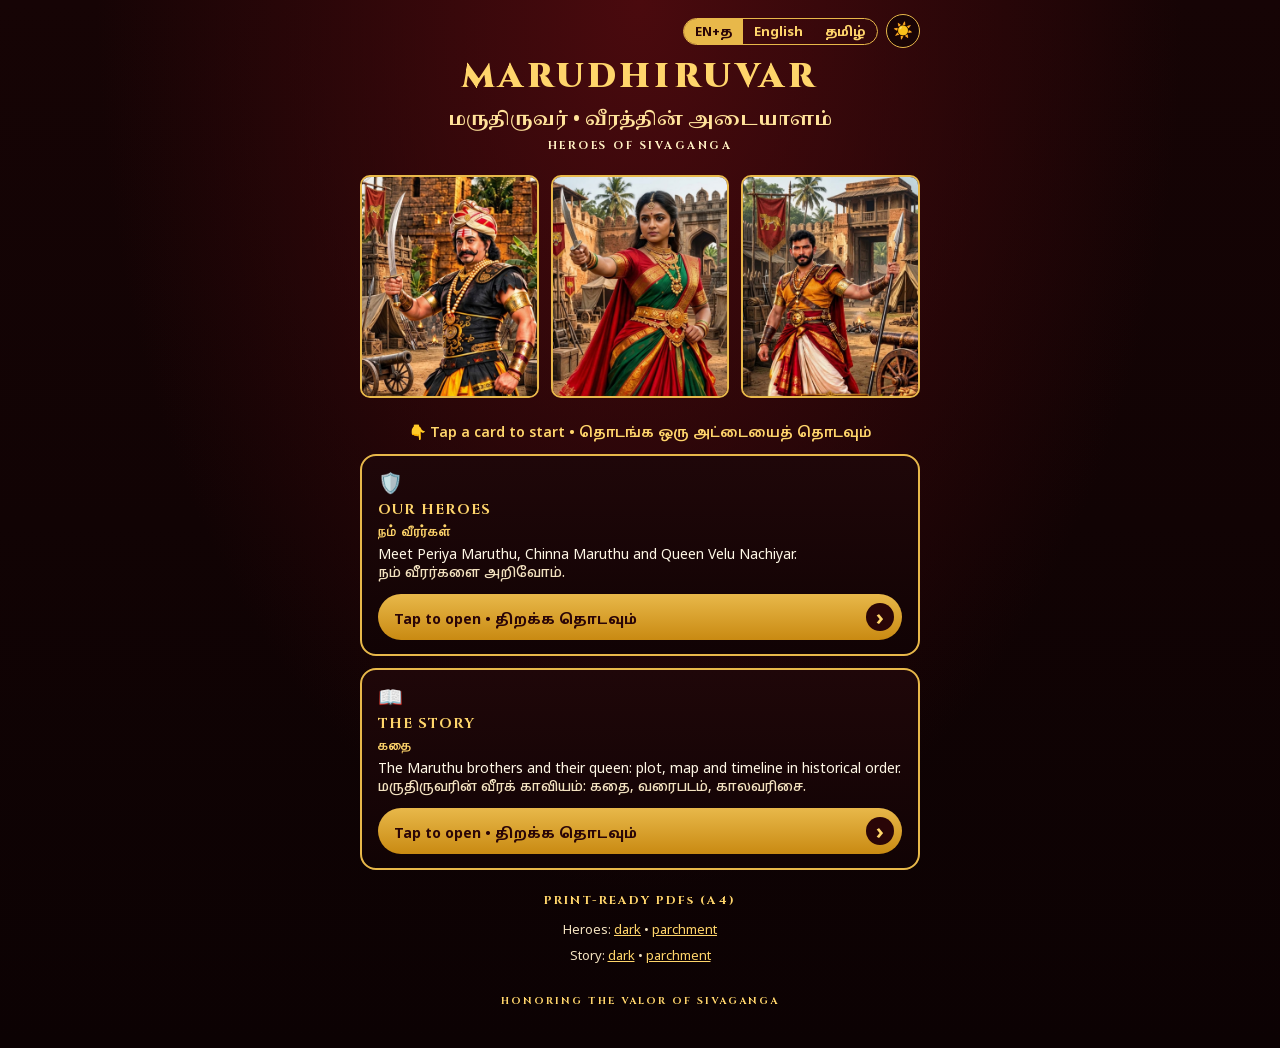
<file: index.html>
<!DOCTYPE html>
<html lang="en"><head><meta charset="UTF-8"><meta name="viewport" content="width=device-width, initial-scale=1.0">
<title>Marudhiruvar – Heroes of Sivaganga</title>
<style>
@import url('assets/fonts/fonts.css');
*{box-sizing:border-box;margin:0;padding:0}
body{min-height:100vh;background:radial-gradient(ellipse at 50% 0%,#4a0a0e 0%,rgba(74,10,14,0) 60%),linear-gradient(180deg,#160405,#0c0203);color:#fff8e6;font-family:'Noto Sans','Noto Sans Tamil',sans-serif;padding:14px 16px 40px;display:flex;flex-direction:column;align-items:center}
.wrap{width:100%;max-width:560px}
h1{font-family:'Cinzel',serif;font-weight:900;font-size:clamp(20px,7.5vw,34px);letter-spacing:.12em;text-align:center;color:#ffd56b;margin-top:4px}
.ta{font-family:'Noto Serif Tamil',serif;font-weight:700;text-align:center;color:#ffe29a;font-size:clamp(15px,4.6vw,18px);margin-top:6px}
.sub{font-family:'Cinzel',serif;font-size:11px;letter-spacing:2.5px;text-align:center;color:#fff0c2;margin:4px 0 22px}
.trio{display:flex;justify-content:center;gap:12px;margin-bottom:24px}
.trio img{flex:1 1 0;min-width:0;width:0;aspect-ratio:4/5;height:auto;object-fit:cover;object-position:top;border-radius:10px;border:2px solid #e8b84a}
.card{display:block;text-decoration:none;color:inherit;background:linear-gradient(180deg,#1f0709,#110304);border:2px solid #e8b84a;border-radius:16px;padding:14px 16px;margin-bottom:12px}
.card:active,.card:hover{background:#2a0b0e}
.card b{display:block;font-family:'Cinzel',serif;font-size:16px;letter-spacing:1px;color:#ffd56b}
.card span{display:block;font-size:14px;margin-top:3px}
.card em{display:block;font-style:normal;font-family:'Noto Sans Tamil',sans-serif;font-size:13.5px;color:#f3e2c0;margin-top:2px}
.dl{font-size:13px;margin:4px 0 0;color:#f3e2c0;text-align:center;line-height:2}
.dl a{color:#ffd56b}
h2{font-family:'Cinzel',serif;font-size:12px;letter-spacing:2px;color:#ffd56b;margin:22px 0 8px;text-align:center}
.foot{font-family:'Cinzel',serif;font-size:10px;letter-spacing:2px;color:#ffd56b;text-align:center;margin-top:26px}
.topbar{display:flex;justify-content:flex-end;margin-bottom:6px}

/* light (parchment) */
body.parchment{background:radial-gradient(ellipse at 50% 0%,rgba(255,244,214,.75) 0%,rgba(255,244,214,0) 60%),#ead8ab;color:#2b1608}
.parchment h1{color:#7a1e12}.parchment .ta{color:#7a1e12}.parchment .sub{color:#5e140c}
.parchment .trio img{border-color:#8a2418}
.parchment .card{background:#f8eed3;border-color:#8a2418}.parchment .card:active,.parchment .card:hover{background:#f1e2bd}
.parchment .card b,.parchment h2,.parchment .foot{color:#8a2418}
.parchment .card em,.parchment .dl{color:#3a2410}.parchment .dl a{color:#8a2418}

.hint{text-align:center;font-size:14px;font-weight:600;color:#ffd56b;margin:0 0 12px}
.card{position:relative;transition:transform .15s,background .15s,box-shadow .15s;box-shadow:0 0 0 0 rgba(232,184,74,0)}
.card:hover{transform:translateY(-2px);box-shadow:0 0 0 3px rgba(232,184,74,.35)}
.card:active{transform:scale(.98)}
.card:focus-visible{outline:3px solid #ffd56b;outline-offset:3px}
.card b u{text-decoration:none;margin-right:8px;font-size:20px}
.go{display:flex;align-items:center;justify-content:space-between;margin-top:12px;padding:9px 8px 9px 16px;border-radius:999px;background:linear-gradient(180deg,#e8b84a,#c98a12);color:#2a0507;font-weight:700;font-size:13.5px}
.go strong{display:flex;align-items:center;justify-content:center;width:28px;height:28px;border-radius:50%;background:#2a0507;color:#ffd56b;font-size:22px;line-height:1;padding-bottom:3px;animation:nudge 1.6s ease-in-out infinite}
@keyframes nudge{0%,100%{transform:translateX(0)}50%{transform:translateX(4px)}}
@media (prefers-reduced-motion:reduce){.go strong{animation:none}}
.parchment .hint{color:#8a2418}
.parchment .go{background:linear-gradient(180deg,#8a2418,#6a160e);color:#fff3d6}
.parchment .go strong{background:#f8eed3;color:#8a2418}
.parchment .card:hover{box-shadow:0 0 0 3px rgba(138,36,24,.3)}
.go span span{display:inline}</style><link rel="stylesheet" href="assets/lang.css"></head><body><div class="wrap"><div class="topbar"></div>
<h1><span class="l-en">MARUDHIRUVAR</span><span class="l-tl">மருதிருவர்</span></h1>
<div class="ta l-ta"><span class="lt-hide">மருதிருவர் • </span>வீரத்தின் அடையாளம்</div>
<div class="sub"><span class="l-en">HEROES OF SIVAGANGA</span><span class="l-tl">சிவகங்கையின் வீரர்கள்</span></div>
<div class="trio">
<img src="assets/images/periya_maruthu.jpeg" alt="Periya Maruthu"><img src="assets/images/velu_nachiyar.jpeg" alt="Queen Velu Nachiyar" style="object-position:25% top"><img src="assets/images/chinna_maruthu.jpeg" alt="Chinna Maruthu">
</div>
<div class="hint">👇 <span class="l-en">Tap a card to start</span><span class="l-ta"><span class="lt-hide"> • </span>தொடங்க ஒரு அட்டையைத் தொடவும்</span></div>
<a class="card" href="poster.html"><b><u>🛡️</u><span class="l-en">OUR HEROES</span><span class="l-tl">நம் வீரர்கள்</span></b><span class="l-en">Meet Periya Maruthu, Chinna Maruthu and Queen Velu Nachiyar.</span><em class="l-ta">நம் வீரர்களை அறிவோம்.</em><div class="go"><span><span class="l-en">Tap to open</span><span class="l-ta lt-hide"> • </span><span class="l-ta">திறக்க தொடவும்</span></span><strong>›</strong></div></a>
<a class="card" href="story.html"><b><u>📖</u><span class="l-en">THE STORY</span><span class="l-tl">கதை</span></b><span class="l-en">The Maruthu brothers and their queen: plot, map and timeline in historical order.</span><em class="l-ta">மருதிருவரின் வீரக் காவியம்: கதை, வரைபடம், காலவரிசை.</em><div class="go"><span><span class="l-en">Tap to open</span><span class="l-ta lt-hide"> • </span><span class="l-ta">திறக்க தொடவும்</span></span><strong>›</strong></div></a>
<!-- Play guide hidden for now (page still exists): <a class="card" href="play-guide.html"><b><u>🎭</u><span class="l-en">PLAY GUIDE</span><span class="l-tl">நாடக வழிகாட்டி</span></b><span class="l-en">The story following the flow of the dance-drama, scene by scene.</span><em class="l-ta">நாடகத்தின் ஓட்டத்தைப் பின்தொடரும் கதை.</em><div class="go"><span><span class="l-en">Tap to open</span><span class="l-ta lt-hide"> • </span><span class="l-ta">திறக்க தொடவும்</span></span><strong>›</strong></div></a> -->
<h2><span class="l-en">PRINT-READY PDFs (A4)</span><span class="l-tl">அச்சிடத் தயாரான PDF (A4)</span></h2>
<div class="dl">
<span class="l-en">Heroes</span><span class="l-tl">வீரர்கள்</span>: <a href="downloads/poster_a4_dark.pdf">dark</a> • <a href="downloads/poster_a4_parchment.pdf">parchment</a><br>
<span class="l-en">Story</span><span class="l-tl">கதை</span>: <a href="downloads/story_a4_dark.pdf">dark</a> • <a href="downloads/story_a4_parchment.pdf">parchment</a>
<!-- <span class="l-en">Play guide</span><span class="l-tl">நாடக வழிகாட்டி</span>: <a href="downloads/play-guide_a4_dark.pdf">dark</a> • <a href="downloads/play-guide_a4_parchment.pdf">parchment</a> -->
</div>
<div class="foot"><span class="l-en">HONORING THE VALOR OF SIVAGANGA</span><span class="l-tl">சிவகங்கையின் வீரத்தைப் போற்றுவோம்</span></div>
</div><script src="assets/theme.js"></script></body></html>
</file>
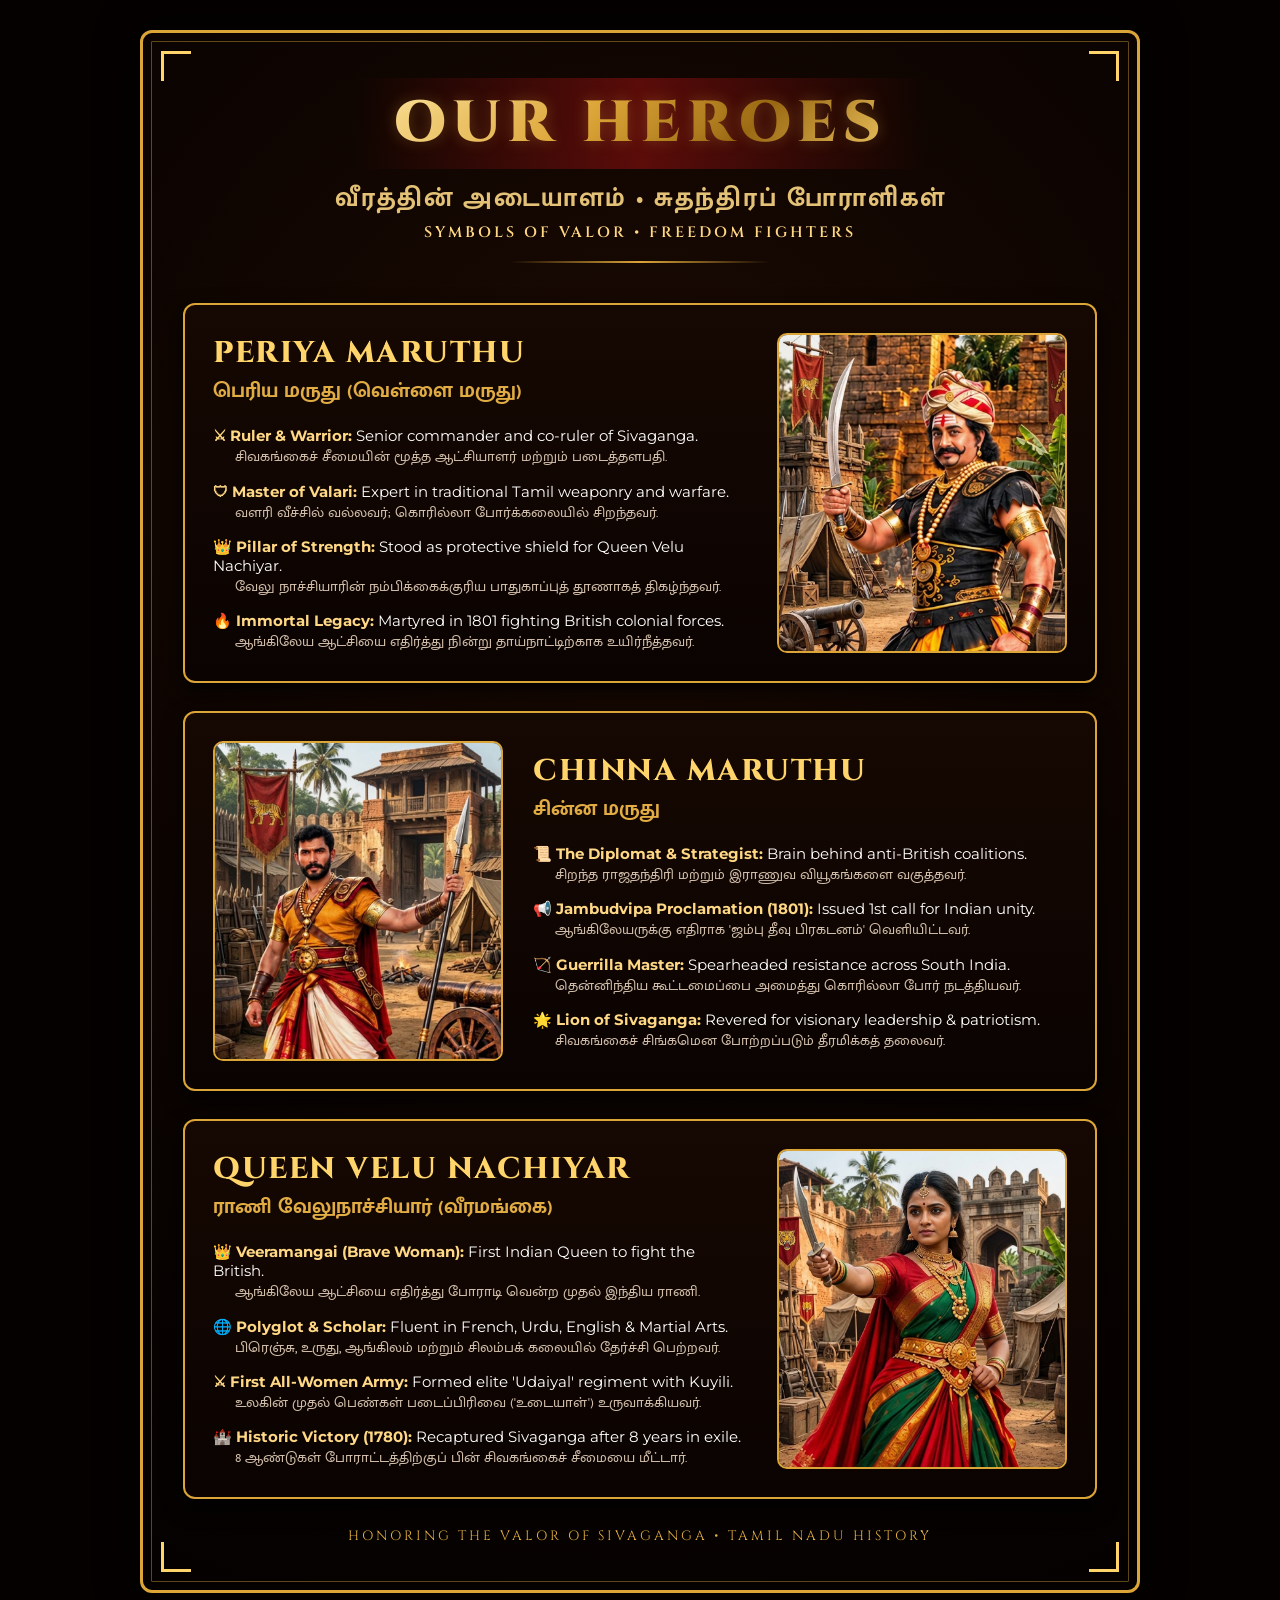
<file: heros_poster.html>
<!DOCTYPE html>
<html lang="en">
<head>
  <meta charset="UTF-8">
  <meta name="viewport" content="width=device-width, initial-scale=1.0">
  <title>Our Heroes - Digital Playbook Poster</title>
  <style>
    @import url('https://fonts.googleapis.com/css2?family=Cinzel:wght@700;900&family=Montserrat:wght@400;600;700&family=Mukta+Malar:wght@600;700&display=swap');

    * {
      box-sizing: border-box;
      margin: 0;
      padding: 0;
    }

    body {
      background-color: #050100;
      display: flex;
      justify-content: center;
      align-items: center;
      min-height: 100vh;
      padding: 30px 20px;
      font-family: 'Montserrat', sans-serif;
      color: #ffffff;
    }

    /* Outer Poster Canvas */
    .poster-container {
      width: 1000px;
      background: radial-gradient(circle at 50% 30%, #1c0a02 0%, #0c0401 50%, #040100 100%);
      border: 3px solid #dca538;
      outline: 1px solid rgba(226, 176, 65, 0.4);
      outline-offset: -12px;
      padding: 45px 40px;
      border-radius: 12px;
      box-shadow: 0 0 40px rgba(0, 0, 0, 0.95);
      position: relative;
    }

    /* Ornate Corner Accents */
    .corner-accent {
      position: absolute;
      width: 30px;
      height: 30px;
      border: 3px solid #ffd56b;
    }
    .top-left { top: 18px; left: 18px; border-right: none; border-bottom: none; }
    .top-right { top: 18px; right: 18px; border-left: none; border-bottom: none; }
    .bottom-left { bottom: 18px; left: 18px; border-right: none; border-top: none; }
    .bottom-right { bottom: 18px; right: 18px; border-left: none; border-top: none; }

    /* Header Styling */
    .header {
      text-align: center;
      margin-bottom: 40px;
      position: relative;
    }

    .title-banner {
      display: inline-block;
      padding: 6px 40px;
      background: linear-gradient(90deg, rgba(84,7,7,0) 0%, rgba(163,18,18,0.5) 50%, rgba(84,7,7,0) 100%);
      margin-bottom: 8px;
    }

    .title-main {
      font-family: 'Cinzel', serif;
      font-weight: 900;
      font-size: 58px;
      letter-spacing: 7px;
      background: linear-gradient(135deg, #ffe8a3 0%, #dca538 40%, #91610e 70%, #f5ce6b 100%);
      -webkit-background-clip: text;
      -webkit-text-fill-color: transparent;
      text-shadow: 0 0 15px rgba(220, 165, 56, 0.3);
    }

    .title-sub-ta {
      font-family: 'Mukta Malar', sans-serif;
      font-size: 26px;
      color: #e3c176;
      letter-spacing: 2px;
      font-weight: 700;
    }

    .title-sub-en {
      font-family: 'Cinzel', serif;
      font-size: 15px;
      color: #ffd885;
      letter-spacing: 3px;
      font-weight: 600;
      margin-top: 2px;
    }

    .divider {
      width: 260px;
      height: 2px;
      background: linear-gradient(90deg, transparent, #dca538, transparent);
      margin: 18px auto 0 auto;
    }

    /* Hero Card Containers */
    .hero-card {
      background: linear-gradient(180deg, #160802 0%, #0a0301 100%);
      border: 2px solid #dca538;
      border-radius: 12px;
      padding: 28px;
      margin-bottom: 28px;
      display: flex;
      gap: 30px;
      align-items: center;
      box-shadow: 0 8px 20px rgba(0, 0, 0, 0.85);
    }

    .hero-card.reverse {
      flex-direction: row-reverse;
    }

    .hero-info {
      flex: 1;
    }

    .name-en {
      font-family: 'Cinzel', serif;
      font-size: 30px;
      font-weight: 800;
      color: #ffd56b;
      letter-spacing: 1.5px;
    }

    .name-ta {
      font-family: 'Mukta Malar', sans-serif;
      font-size: 21px;
      color: #e0ac43;
      margin-bottom: 18px;
      font-weight: 700;
    }

    /* Bullet Point Typography */
    .bullet-item {
      margin-bottom: 14px;
    }

    .bullet-item:last-child {
      margin-bottom: 0;
    }

    .bullet-title {
      font-size: 15px;
      font-weight: 700;
      color: #ffd885;
      margin-bottom: 2px;
    }

    .bullet-desc-ta {
      font-family: 'Mukta Malar', sans-serif;
      font-size: 14.5px;
      color: #d1beaa;
      padding-left: 22px;
      line-height: 1.4;
    }

    /* Cutout Portrait Box with Golden Radial Spotlight */
    .portrait-box {
      width: 290px;
      height: 320px;
      background: radial-gradient(circle at 50% 50%, #ffe8a3 0%, #dca538 35%, #6e3108 75%, #180a02 100%);
      border: 2px solid #dca538;
      border-radius: 10px;
      overflow: hidden;
      flex-shrink: 0;
      display: flex;
      justify-content: center;
      align-items: flex-end;
      box-shadow: inset 0 0 15px rgba(0, 0, 0, 0.7);
    }

    .portrait-box img {
      width: 100%;
      height: 100%;
      object-fit: cover;
      object-position: top center;
    }

    /* Footer Styling */
    .footer {
      text-align: center;
      font-family: 'Cinzel', serif;
      font-size: 13.5px;
      color: #e2b041;
      letter-spacing: 3px;
      margin-top: 15px;
    }
  </style>
</head>
<body>

  <div class="poster-container">
    <!-- Ornate Corners -->
    <div class="corner-accent top-left"></div>
    <div class="corner-accent top-right"></div>
    <div class="corner-accent bottom-left"></div>
    <div class="corner-accent bottom-right"></div>

    <!-- Header Section -->
    <div class="header">
      <div class="title-banner">
        <div class="title-main">OUR HEROES</div>
      </div>
      <div class="title-sub-ta">வீரத்தின் அடையாளம் • சுதந்திரப் போராளிகள்</div>
      <div class="title-sub-en">SYMBOLS OF VALOR • FREEDOM FIGHTERS</div>
      <div class="divider"></div>
    </div>

    <!-- SECTION 1: PERIYA MARUTHU -->
    <div class="hero-card">
      <div class="hero-info">
        <div class="name-en">PERIYA MARUTHU</div>
        <div class="name-ta">பெரிய மருது (வெள்ளை மருது)</div>

        <div class="bullet-item">
          <div class="bullet-title">⚔ Ruler &amp; Warrior: <span style="color:#fff; font-weight:400;">Senior commander and co-ruler of Sivaganga.</span></div>
          <div class="bullet-desc-ta">சிவகங்கைச் சீமையின் மூத்த ஆட்சியாளர் மற்றும் படைத்தளபதி.</div>
        </div>

        <div class="bullet-item">
          <div class="bullet-title">🛡 Master of Valari: <span style="color:#fff; font-weight:400;">Expert in traditional Tamil weaponry and warfare.</span></div>
          <div class="bullet-desc-ta">வளரி வீச்சில் வல்லவர்; கொரில்லா போர்க்கலையில் சிறந்தவர்.</div>
        </div>

        <div class="bullet-item">
          <div class="bullet-title">👑 Pillar of Strength: <span style="color:#fff; font-weight:400;">Stood as protective shield for Queen Velu Nachiyar.</span></div>
          <div class="bullet-desc-ta">வேலு நாச்சியாரின் நம்பிக்கைக்குரிய பாதுகாப்புத் தூணாகத் திகழ்ந்தவர்.</div>
        </div>

        <div class="bullet-item">
          <div class="bullet-title">🔥 Immortal Legacy: <span style="color:#fff; font-weight:400;">Martyred in 1801 fighting British colonial forces.</span></div>
          <div class="bullet-desc-ta">ஆங்கிலேய ஆட்சியை எதிர்த்து நின்று தாய்நாட்டிற்காக உயிர்நீத்தவர்.</div>
        </div>
      </div>

      <div class="portrait-box">
        <img src="periya_maruthu.jpeg" alt="Periya Maruthu">
      </div>
    </div>

    <!-- SECTION 2: CHINNA MARUTHU -->
    <div class="hero-card reverse">
      <div class="hero-info">
        <div class="name-en">CHINNA MARUTHU</div>
        <div class="name-ta">சின்ன மருது</div>

        <div class="bullet-item">
          <div class="bullet-title">📜 The Diplomat &amp; Strategist: <span style="color:#fff; font-weight:400;">Brain behind anti-British coalitions.</span></div>
          <div class="bullet-desc-ta">சிறந்த ராஜதந்திரி மற்றும் இராணுவ வியூகங்களை வகுத்தவர்.</div>
        </div>

        <div class="bullet-item">
          <div class="bullet-title">📢 Jambudvipa Proclamation (1801): <span style="color:#fff; font-weight:400;">Issued 1st call for Indian unity.</span></div>
          <div class="bullet-desc-ta">ஆங்கிலேயருக்கு எதிராக 'ஜம்பு தீவு பிரகடனம்' வெளியிட்டவர்.</div>
        </div>

        <div class="bullet-item">
          <div class="bullet-title">🏹 Guerrilla Master: <span style="color:#fff; font-weight:400;">Spearheaded resistance across South India.</span></div>
          <div class="bullet-desc-ta">தென்னிந்திய கூட்டமைப்பை அமைத்து கொரில்லா போர் நடத்தியவர்.</div>
        </div>

        <div class="bullet-item">
          <div class="bullet-title">🌟 Lion of Sivaganga: <span style="color:#fff; font-weight:400;">Revered for visionary leadership &amp; patriotism.</span></div>
          <div class="bullet-desc-ta">சிவகங்கைச் சிங்கமென போற்றப்படும் தீரமிக்கத் தலைவர்.</div>
        </div>
      </div>

      <div class="portrait-box">
        <img src="chinna_maruthu.jpeg" alt="Chinna Maruthu">
      </div>
    </div>

    <!-- SECTION 3: QUEEN VELU NACHIYAR -->
    <div class="hero-card">
      <div class="hero-info">
        <div class="name-en">QUEEN VELU NACHIYAR</div>
        <div class="name-ta">ராணி வேலுநாச்சியார் (வீரமங்கை)</div>

        <div class="bullet-item">
          <div class="bullet-title">👑 Veeramangai (Brave Woman): <span style="color:#fff; font-weight:400;">First Indian Queen to fight the British.</span></div>
          <div class="bullet-desc-ta">ஆங்கிலேய ஆட்சியை எதிர்த்து போராடி வென்ற முதல் இந்திய ராணி.</div>
        </div>

        <div class="bullet-item">
          <div class="bullet-title">🌐 Polyglot &amp; Scholar: <span style="color:#fff; font-weight:400;">Fluent in French, Urdu, English &amp; Martial Arts.</span></div>
          <div class="bullet-desc-ta">பிரெஞ்சு, உருது, ஆங்கிலம் மற்றும் சிலம்பக் கலையில் தேர்ச்சி பெற்றவர்.</div>
        </div>

        <div class="bullet-item">
          <div class="bullet-title">⚔ First All-Women Army: <span style="color:#fff; font-weight:400;">Formed elite 'Udaiyal' regiment with Kuyili.</span></div>
          <div class="bullet-desc-ta">உலகின் முதல் பெண்கள் படைப்பிரிவை ('உடையாள்') உருவாக்கியவர்.</div>
        </div>

        <div class="bullet-item">
          <div class="bullet-title">🏰 Historic Victory (1780): <span style="color:#fff; font-weight:400;">Recaptured Sivaganga after 8 years in exile.</span></div>
          <div class="bullet-desc-ta">8 ஆண்டுகள் போராட்டத்திற்குப் பின் சிவகங்கைச் சீமையை மீட்டார்.</div>
        </div>
      </div>

      <div class="portrait-box">
        <img src="velu_nachiyar.jpeg" alt="Queen Velu Nachiyar">
      </div>
    </div>

    <!-- Footer Banner -->
    <div class="footer">
      HONORING THE VALOR OF SIVAGANGA • TAMIL NADU HISTORY
    </div>
  </div>

</body>
</html>
</file>
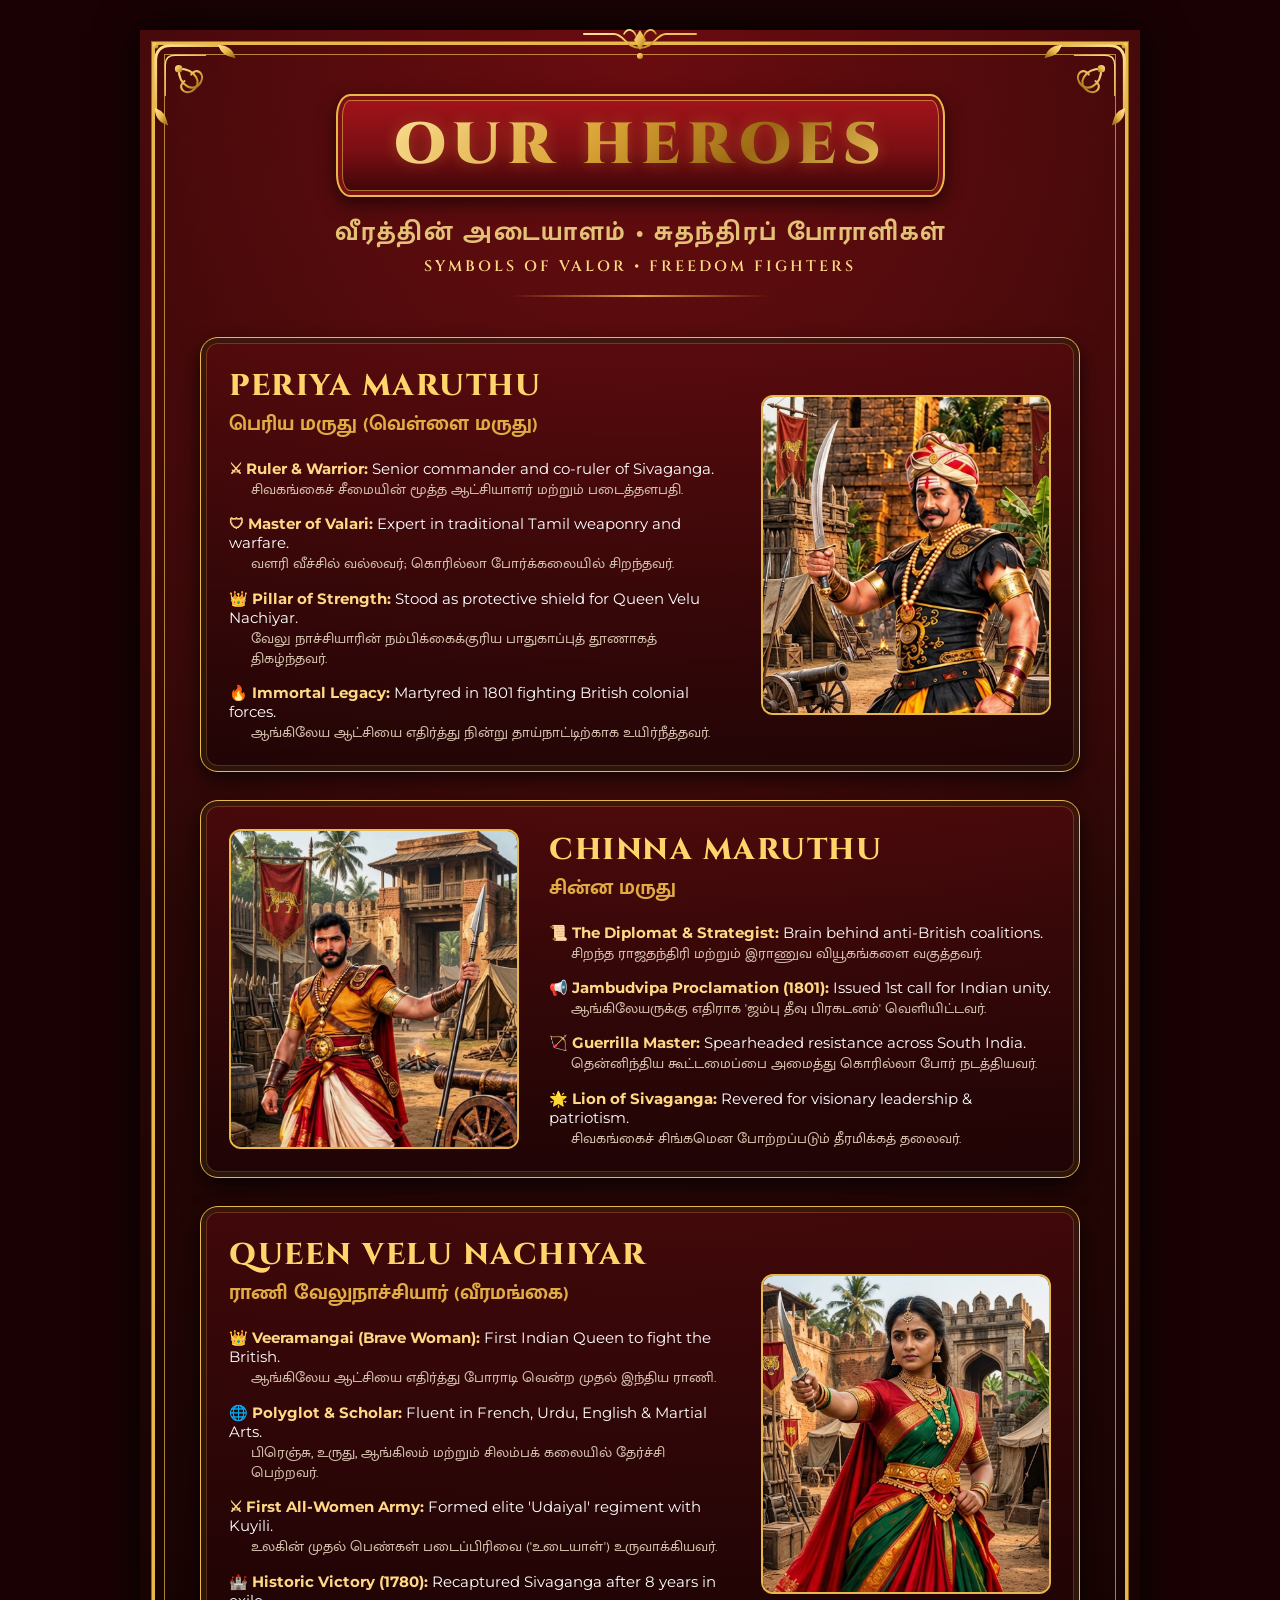
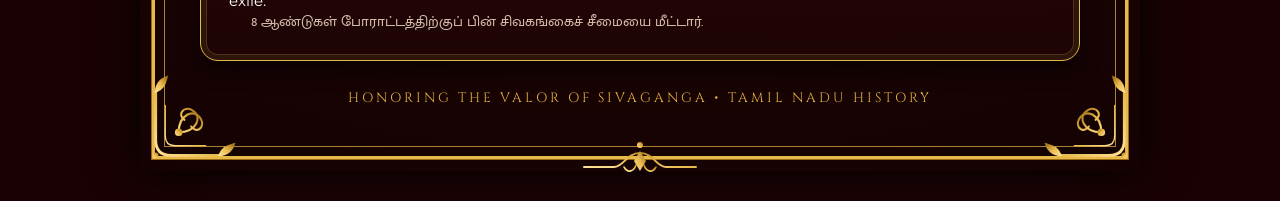
<file: heros_poster_v2.html>
<!DOCTYPE html>
<html lang="en">
<head>
  <meta charset="UTF-8">
  <meta name="viewport" content="width=device-width, initial-scale=1.0">
  <title>Our Heroes - Digital Playbook Poster</title>
  <style>
    @import url('https://fonts.googleapis.com/css2?family=Cinzel:wght@700;900&family=Montserrat:wght@400;600;700&family=Mukta+Malar:wght@600;700&display=swap');

    * {
      box-sizing: border-box;
      margin: 0;
      padding: 0;
    }

    :root {
      --maroon-deep: #3a0508;
      --maroon: #7a0f14;
      --crimson: #a3141a;
      --gold: #e8b84a;
      --gold-light: #ffe29a;
      --gold-dark: #9a6a12;
      --cream: #f6ead2;
    }

    body {
      background-color: #1a0204;
      display: flex;
      justify-content: center;
      align-items: center;
      min-height: 100vh;
      padding: 30px 20px;
      font-family: 'Montserrat', sans-serif;
      color: #ffffff;
    }

    /* Outer Poster Canvas */
    .poster-container {
      width: 1000px;
      background:
        radial-gradient(circle at 50% 0%, #6a0c10 0%, rgba(106, 12, 16, 0) 55%),
        radial-gradient(circle at 50% 30%, #3a0b08 0%, #230605 55%, #140203 100%);
      padding: 64px 60px;
      position: relative;
      box-shadow: 0 0 40px rgba(0, 0, 0, 0.95);
    }

    /* Double gold frame (outer thick, inner hairline) */
    .poster-container::before,
    .poster-container::after {
      content: "";
      position: absolute;
      pointer-events: none;
    }
    .poster-container::before {
      inset: 12px;
      border: 3px solid var(--gold);
      box-shadow: 0 0 0 1px var(--gold-dark);
    }
    .poster-container::after {
      inset: 24px;
      border: 1px solid rgba(232, 184, 74, 0.7);
    }

    /* Filigree corner ornaments */
    .corner-accent {
      position: absolute;
      width: 96px;
      height: 96px;
      z-index: 2;
    }
    .top-left { top: 8px; left: 8px; }
    .top-right { top: 8px; right: 8px; transform: scaleX(-1); }
    .bottom-left { bottom: 8px; left: 8px; transform: scaleY(-1); }
    .bottom-right { bottom: 8px; right: 8px; transform: scale(-1, -1); }

    /* Centre-edge crest, like the top of the Maruthiruvar plaque */
    .edge-crest {
      position: absolute;
      left: 50%;
      width: 120px;
      height: 36px;
      transform: translateX(-50%);
      z-index: 2;
    }
    .edge-crest.top { top: -2px; }
    .edge-crest.bottom { bottom: -2px; transform: translateX(-50%) scaleY(-1); }

    /* Header Styling */
    .header {
      text-align: center;
      margin-bottom: 40px;
      position: relative;
    }

    .title-banner {
      display: inline-block;
      padding: 10px 56px;
      background: linear-gradient(180deg, var(--crimson) 0%, var(--maroon) 55%, var(--maroon-deep) 100%);
      border: 2px solid var(--gold);
      border-radius: 14px 14px 14px 14px / 22px 22px 22px 22px;
      box-shadow: inset 0 0 0 4px var(--maroon), inset 0 0 0 5px rgba(232, 184, 74, 0.6), 0 6px 18px rgba(0, 0, 0, 0.6);
      margin-bottom: 14px;
    }

    .title-main {
      font-family: 'Cinzel', serif;
      font-weight: 900;
      font-size: 58px;
      letter-spacing: 7px;
      background: linear-gradient(135deg, #ffe8a3 0%, #dca538 40%, #91610e 70%, #f5ce6b 100%);
      -webkit-background-clip: text;
      -webkit-text-fill-color: transparent;
      text-shadow: 0 0 15px rgba(220, 165, 56, 0.3);
    }

    .title-sub-ta {
      font-family: 'Mukta Malar', sans-serif;
      font-size: 26px;
      color: #e3c176;
      letter-spacing: 2px;
      font-weight: 700;
    }

    .title-sub-en {
      font-family: 'Cinzel', serif;
      font-size: 15px;
      color: #ffd885;
      letter-spacing: 3px;
      font-weight: 600;
      margin-top: 2px;
    }

    .divider {
      width: 260px;
      height: 2px;
      background: linear-gradient(90deg, transparent, #dca538, transparent);
      margin: 18px auto 0 auto;
    }

    /* Hero Card Containers */
    .hero-card {
      background: linear-gradient(180deg, rgba(90, 10, 14, 0.55) 0%, rgba(30, 4, 5, 0.85) 100%);
      border: 1.5px solid var(--gold);
      border-radius: 18px;
      padding: 28px;
      margin-bottom: 28px;
      display: flex;
      gap: 30px;
      align-items: center;
      box-shadow: inset 0 0 0 5px rgba(20, 2, 3, 0.6), inset 0 0 0 6px rgba(232, 184, 74, 0.25), 0 8px 20px rgba(0, 0, 0, 0.7);
    }

    .hero-card.reverse {
      flex-direction: row-reverse;
    }

    .hero-info {
      flex: 1;
    }

    .name-en {
      font-family: 'Cinzel', serif;
      font-size: 30px;
      font-weight: 800;
      color: #ffd56b;
      letter-spacing: 1.5px;
    }

    .name-ta {
      font-family: 'Mukta Malar', sans-serif;
      font-size: 21px;
      color: #e0ac43;
      margin-bottom: 18px;
      font-weight: 700;
    }

    /* Bullet Point Typography */
    .bullet-item {
      margin-bottom: 14px;
    }

    .bullet-item:last-child {
      margin-bottom: 0;
    }

    .bullet-title {
      font-size: 15px;
      font-weight: 700;
      color: #ffd885;
      margin-bottom: 2px;
    }

    .bullet-desc-ta {
      font-family: 'Mukta Malar', sans-serif;
      font-size: 14.5px;
      color: #d1beaa;
      padding-left: 22px;
      line-height: 1.4;
    }

    /* Cutout Portrait Box with Golden Radial Spotlight */
    .portrait-box {
      width: 290px;
      height: 320px;
      background: radial-gradient(circle at 50% 50%, #ffe29a 0%, #e8b84a 30%, #8a1a10 75%, #2a0507 100%);
      border: 2px solid var(--gold);
      border-radius: 12px;
      overflow: hidden;
      flex-shrink: 0;
      display: flex;
      justify-content: center;
      align-items: flex-end;
      box-shadow: inset 0 0 15px rgba(0, 0, 0, 0.7);
    }

    .portrait-box img {
      width: 100%;
      height: 100%;
      object-fit: cover;
      object-position: top center;
    }

    /* Footer Styling */
    .footer {
      text-align: center;
      font-family: 'Cinzel', serif;
      font-size: 13.5px;
      color: #e2b041;
      letter-spacing: 3px;
      margin-top: 15px;
    }
  </style>
</head>
<body>

  <!-- Reusable gold ornaments -->
  <svg width="0" height="0" style="position:absolute" aria-hidden="true">
    <defs>
      <linearGradient id="goldGrad" x1="0" y1="0" x2="1" y2="1">
        <stop offset="0" stop-color="#ffe29a"/>
        <stop offset="0.5" stop-color="#e8b84a"/>
        <stop offset="1" stop-color="#9a6a12"/>
      </linearGradient>
      <symbol id="corner" viewBox="0 0 100 100">
        <g fill="none" stroke="url(#goldGrad)" stroke-linecap="round">
          <path d="M8 74 V24 Q8 8 24 8 H74" stroke-width="3"/>
          <path d="M18 60 V28 Q18 18 28 18 H60" stroke-width="1.4"/>
          <path d="M32 32 C50 32 58 48 46 55 C37 60 30 50 38 45" stroke-width="2.2"/>
          <path d="M32 32 C32 50 48 58 55 46 C60 37 50 30 45 38" stroke-width="2.2"/>
          <path d="M74 8 C82 8 88 13 90 20 C84 18 78 18 74 8Z" stroke-width="1.5" fill="url(#goldGrad)"/>
          <path d="M8 74 C8 82 13 88 20 90 C18 84 18 78 8 74Z" stroke-width="1.5" fill="url(#goldGrad)"/>
        </g>
        <circle cx="32" cy="32" r="4" fill="url(#goldGrad)"/>
        <circle cx="8" cy="8" r="3" fill="url(#goldGrad)"/>
      </symbol>
      <symbol id="crest" viewBox="0 0 120 36">
        <g fill="none" stroke="url(#goldGrad)" stroke-linecap="round" stroke-width="2">
          <path d="M4 6 H34 C44 6 46 20 60 20 C74 20 76 6 86 6 H116"/>
          <path d="M44 6 C48 -1 54 2 56 8 M76 6 C72 -1 66 2 64 8" stroke-width="1.6"/>
        </g>
        <path d="M60 2 L66 12 L60 22 L54 12Z" fill="url(#goldGrad)"/>
        <circle cx="60" cy="28" r="3" fill="url(#goldGrad)"/>
      </symbol>
    </defs>
  </svg>

  <div class="poster-container">
    <!-- Ornate Corners -->
    <svg class="corner-accent top-left"><use href="#corner"/></svg>
    <svg class="corner-accent top-right"><use href="#corner"/></svg>
    <svg class="corner-accent bottom-left"><use href="#corner"/></svg>
    <svg class="corner-accent bottom-right"><use href="#corner"/></svg>
    <svg class="edge-crest top"><use href="#crest"/></svg>
    <svg class="edge-crest bottom"><use href="#crest"/></svg>

    <!-- Header Section -->
    <div class="header">
      <div class="title-banner">
        <div class="title-main">OUR HEROES</div>
      </div>
      <div class="title-sub-ta">வீரத்தின் அடையாளம் • சுதந்திரப் போராளிகள்</div>
      <div class="title-sub-en">SYMBOLS OF VALOR • FREEDOM FIGHTERS</div>
      <div class="divider"></div>
    </div>

    <!-- SECTION 1: PERIYA MARUTHU -->
    <div class="hero-card">
      <div class="hero-info">
        <div class="name-en">PERIYA MARUTHU</div>
        <div class="name-ta">பெரிய மருது (வெள்ளை மருது)</div>

        <div class="bullet-item">
          <div class="bullet-title">⚔ Ruler &amp; Warrior: <span style="color:#fff; font-weight:400;">Senior commander and co-ruler of Sivaganga.</span></div>
          <div class="bullet-desc-ta">சிவகங்கைச் சீமையின் மூத்த ஆட்சியாளர் மற்றும் படைத்தளபதி.</div>
        </div>

        <div class="bullet-item">
          <div class="bullet-title">🛡 Master of Valari: <span style="color:#fff; font-weight:400;">Expert in traditional Tamil weaponry and warfare.</span></div>
          <div class="bullet-desc-ta">வளரி வீச்சில் வல்லவர்; கொரில்லா போர்க்கலையில் சிறந்தவர்.</div>
        </div>

        <div class="bullet-item">
          <div class="bullet-title">👑 Pillar of Strength: <span style="color:#fff; font-weight:400;">Stood as protective shield for Queen Velu Nachiyar.</span></div>
          <div class="bullet-desc-ta">வேலு நாச்சியாரின் நம்பிக்கைக்குரிய பாதுகாப்புத் தூணாகத் திகழ்ந்தவர்.</div>
        </div>

        <div class="bullet-item">
          <div class="bullet-title">🔥 Immortal Legacy: <span style="color:#fff; font-weight:400;">Martyred in 1801 fighting British colonial forces.</span></div>
          <div class="bullet-desc-ta">ஆங்கிலேய ஆட்சியை எதிர்த்து நின்று தாய்நாட்டிற்காக உயிர்நீத்தவர்.</div>
        </div>
      </div>

      <div class="portrait-box">
        <img src="periya_maruthu.jpeg" alt="Periya Maruthu">
      </div>
    </div>

    <!-- SECTION 2: CHINNA MARUTHU -->
    <div class="hero-card reverse">
      <div class="hero-info">
        <div class="name-en">CHINNA MARUTHU</div>
        <div class="name-ta">சின்ன மருது</div>

        <div class="bullet-item">
          <div class="bullet-title">📜 The Diplomat &amp; Strategist: <span style="color:#fff; font-weight:400;">Brain behind anti-British coalitions.</span></div>
          <div class="bullet-desc-ta">சிறந்த ராஜதந்திரி மற்றும் இராணுவ வியூகங்களை வகுத்தவர்.</div>
        </div>

        <div class="bullet-item">
          <div class="bullet-title">📢 Jambudvipa Proclamation (1801): <span style="color:#fff; font-weight:400;">Issued 1st call for Indian unity.</span></div>
          <div class="bullet-desc-ta">ஆங்கிலேயருக்கு எதிராக 'ஜம்பு தீவு பிரகடனம்' வெளியிட்டவர்.</div>
        </div>

        <div class="bullet-item">
          <div class="bullet-title">🏹 Guerrilla Master: <span style="color:#fff; font-weight:400;">Spearheaded resistance across South India.</span></div>
          <div class="bullet-desc-ta">தென்னிந்திய கூட்டமைப்பை அமைத்து கொரில்லா போர் நடத்தியவர்.</div>
        </div>

        <div class="bullet-item">
          <div class="bullet-title">🌟 Lion of Sivaganga: <span style="color:#fff; font-weight:400;">Revered for visionary leadership &amp; patriotism.</span></div>
          <div class="bullet-desc-ta">சிவகங்கைச் சிங்கமென போற்றப்படும் தீரமிக்கத் தலைவர்.</div>
        </div>
      </div>

      <div class="portrait-box">
        <img src="chinna_maruthu.jpeg" alt="Chinna Maruthu">
      </div>
    </div>

    <!-- SECTION 3: QUEEN VELU NACHIYAR -->
    <div class="hero-card">
      <div class="hero-info">
        <div class="name-en">QUEEN VELU NACHIYAR</div>
        <div class="name-ta">ராணி வேலுநாச்சியார் (வீரமங்கை)</div>

        <div class="bullet-item">
          <div class="bullet-title">👑 Veeramangai (Brave Woman): <span style="color:#fff; font-weight:400;">First Indian Queen to fight the British.</span></div>
          <div class="bullet-desc-ta">ஆங்கிலேய ஆட்சியை எதிர்த்து போராடி வென்ற முதல் இந்திய ராணி.</div>
        </div>

        <div class="bullet-item">
          <div class="bullet-title">🌐 Polyglot &amp; Scholar: <span style="color:#fff; font-weight:400;">Fluent in French, Urdu, English &amp; Martial Arts.</span></div>
          <div class="bullet-desc-ta">பிரெஞ்சு, உருது, ஆங்கிலம் மற்றும் சிலம்பக் கலையில் தேர்ச்சி பெற்றவர்.</div>
        </div>

        <div class="bullet-item">
          <div class="bullet-title">⚔ First All-Women Army: <span style="color:#fff; font-weight:400;">Formed elite 'Udaiyal' regiment with Kuyili.</span></div>
          <div class="bullet-desc-ta">உலகின் முதல் பெண்கள் படைப்பிரிவை ('உடையாள்') உருவாக்கியவர்.</div>
        </div>

        <div class="bullet-item">
          <div class="bullet-title">🏰 Historic Victory (1780): <span style="color:#fff; font-weight:400;">Recaptured Sivaganga after 8 years in exile.</span></div>
          <div class="bullet-desc-ta">8 ஆண்டுகள் போராட்டத்திற்குப் பின் சிவகங்கைச் சீமையை மீட்டார்.</div>
        </div>
      </div>

      <div class="portrait-box">
        <img src="velu_nachiyar.jpeg" alt="Queen Velu Nachiyar">
      </div>
    </div>

    <!-- Footer Banner -->
    <div class="footer">
      HONORING THE VALOR OF SIVAGANGA • TAMIL NADU HISTORY
    </div>
  </div>

</body>
</html>
</file>
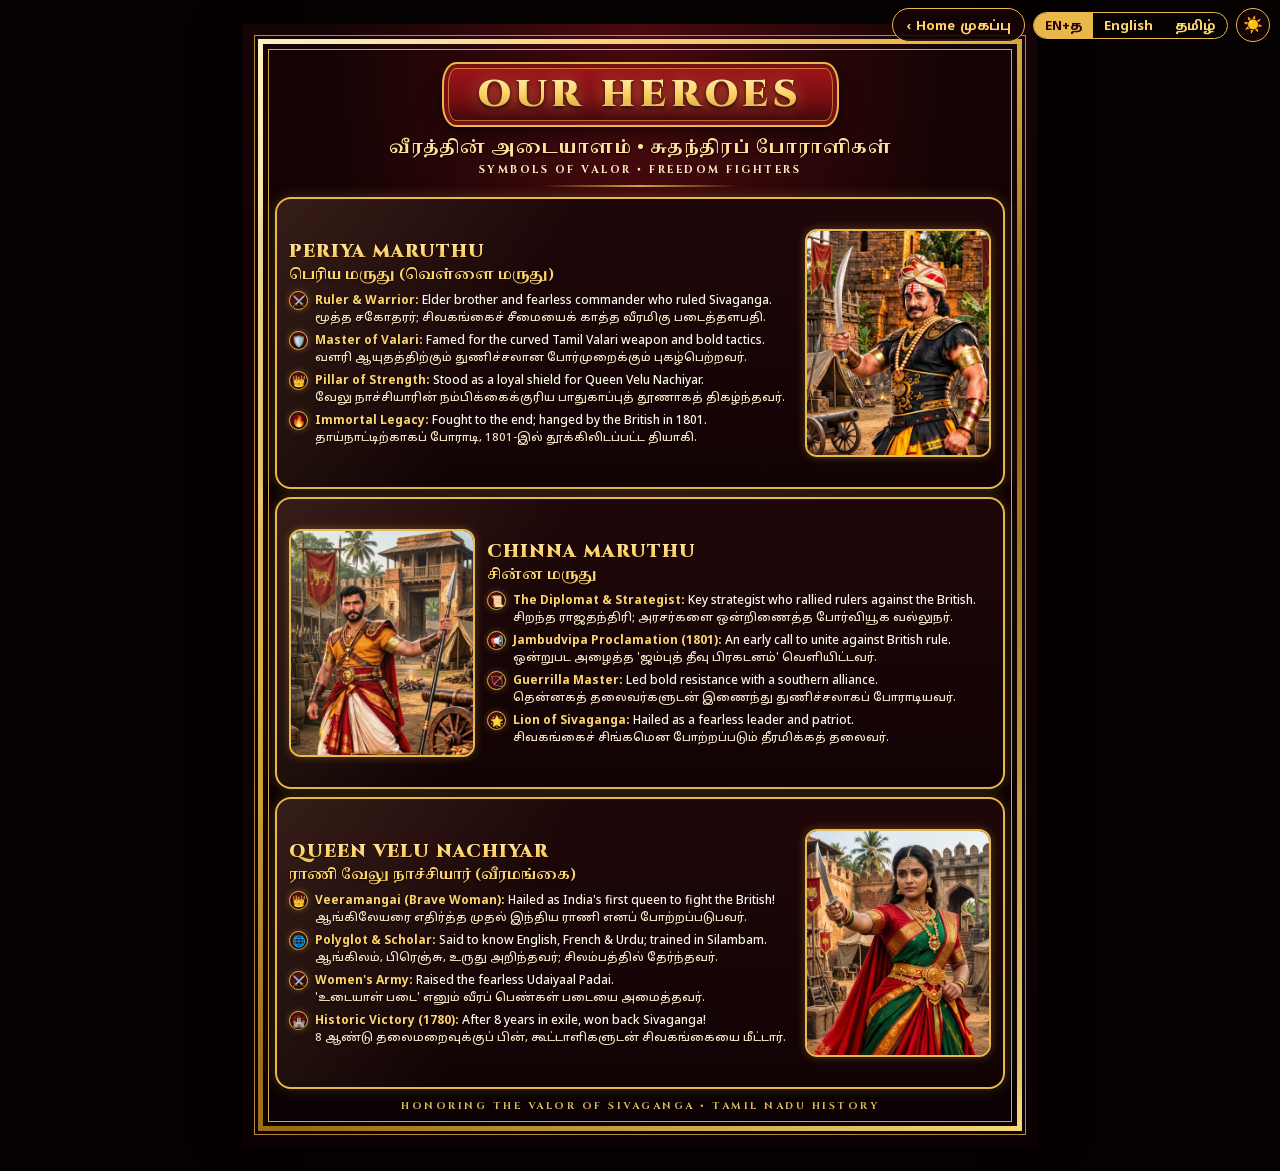
<file: poster.html>
<!DOCTYPE html>
<html lang="en">
<head>
  <meta charset="UTF-8">
  <meta name="viewport" content="width=device-width, initial-scale=1.0">
  <title>Our Heroes - Digital Playbook Poster</title>
  <style>
    @import url('assets/fonts/fonts.css');

    * {
      box-sizing: border-box;
      margin: 0;
      padding: 0;
    }

    :root {
      --maroon-deep: #3a0508;
      --maroon: #7a0f14;
      --crimson: #a3141a;
      --gold: #e8b84a;
      --gold-light: #ffe29a;
      --gold-dark: #9a6a12;
      --cream: #f6ead2;
    }

    body {
      background-color: #060101;
      display: flex;
      justify-content: center;
      padding: 24px 0;
      font-family: 'Noto Sans', 'Noto Sans Tamil', sans-serif;
      color: #fff8e6;
      -webkit-print-color-adjust: exact;
      print-color-adjust: exact;
    }

    @page {
      size: A4 portrait;
      margin: 0;
    }

    @media print {
      body { padding: 0; background: none; display: block; }
      .poster-container { box-shadow: none; }
      /* PDF export rasterizes shadows/filters as black boxes behind text */
      .title-main, .name-en { filter: none; }
      body:not(.parchment) * { text-shadow: none !important; }
      body:not(.parchment) .hero-card,
      body:not(.parchment) .icon,
      body:not(.parchment) .portrait-box { box-shadow: none; }
      body:not(.parchment) .title-banner { box-shadow: inset 0 0 0 4px var(--maroon), inset 0 0 0 5px rgba(232, 184, 74, 0.6); }
    }

    /* Outer Poster Canvas */
    .poster-container {
      width: 210mm;
      height: 297mm;
      overflow: hidden;
      display: flex;
      flex-direction: column;
      background:
        radial-gradient(ellipse at 50% 0%, #4a0a0e 0%, rgba(74, 10, 14, 0) 55%),
        linear-gradient(180deg, #160405 0%, #0c0203 100%);
      padding: 10mm 8.5mm 9mm;
      position: relative;
      box-shadow: 0 0 40px rgba(0, 0, 0, 0.95);
    }

    /* Double gold frame */
    .poster-container::before,
    .poster-container::after {
      content: "";
      position: absolute;
      pointer-events: none;
    }
    .poster-container::before {
      inset: 4mm;
      border: 5px solid transparent;
      outline: 1px solid rgba(232, 184, 74, 0.75);
      outline-offset: 3px;
      border-image: linear-gradient(135deg, #fff1bf, #e8b84a 35%, #9a6a12 60%, #f6d77a) 1;
    }
    .poster-container::after {
      inset: 6.5mm;
      border: 1.5px solid rgba(232, 184, 74, 0.9);
    }

    /* Header Styling */
    .header {
      text-align: center;
      margin-bottom: 10px;
      position: relative;
    }

    .title-banner {
      display: inline-block;
      padding: 5px 34px;
      background: linear-gradient(180deg, var(--crimson) 0%, var(--maroon) 55%, var(--maroon-deep) 100%);
      border: 2px solid var(--gold);
      border-radius: 14px 14px 14px 14px / 22px 22px 22px 22px;
      box-shadow: inset 0 0 0 4px var(--maroon), inset 0 0 0 5px rgba(232, 184, 74, 0.6), 0 6px 18px rgba(0, 0, 0, 0.6);
      margin-bottom: 8px;
    }

    .title-main {
      font-family: 'Cinzel', serif;
      font-weight: 900;
      font-size: 38px;
      letter-spacing: 5px;
      background: linear-gradient(180deg, #fff6d0 0%, #ffd56b 45%, #e8b84a 70%, #fff1bf 100%);
      -webkit-background-clip: text;
      -webkit-text-fill-color: transparent;
      filter: drop-shadow(0 2px 2px rgba(0, 0, 0, 0.7)) drop-shadow(0 0 8px rgba(255, 213, 107, 0.35));
    }

    .title-sub-ta {
      font-family: 'Noto Serif Tamil', serif;
      font-size: 17px;
      color: #ffe29a;
      letter-spacing: 1px;
      text-shadow: 0 1px 2px rgba(0, 0, 0, 0.8);
      font-weight: 700;
    }

    .title-sub-en {
      font-family: 'Cinzel', serif;
      font-size: 10.5px;
      color: #fff0c2;
      letter-spacing: 2.5px;
      font-weight: 600;
      margin-top: 2px;
    }

    .divider {
      width: 200px;
      height: 2px;
      background: linear-gradient(90deg, transparent, #dca538, transparent);
      margin: 8px auto 0 auto;
    }

    /* Hero Card Containers */
    .hero-card {
      position: relative;
      overflow: hidden;
      background: linear-gradient(180deg, #1f0709 0%, #110304 100%);
      border: 2px solid var(--gold);
      border-radius: 16px;
      padding: 8px 12px;
      margin-bottom: 8px;
      display: flex;
      gap: 12px;
      align-items: center;
      box-shadow: 0 0 14px rgba(232, 184, 74, 0.25), 0 8px 20px rgba(0, 0, 0, 0.7);
      flex: 1;
    }

    /* Soft golden sheen across each card */
    .hero-card::before {
      content: "";
      position: absolute;
      inset: 0;
      background: linear-gradient(115deg, rgba(255, 226, 154, 0.10) 0%, rgba(255, 226, 154, 0) 35%);
      pointer-events: none;
    }

    .hero-card.reverse {
      flex-direction: row-reverse;
    }

    .hero-info {
      flex: 1;
      min-width: 0;
      position: relative;
    }

    .name-en {
      font-family: 'Cinzel', serif;
      font-size: 18px;
      font-weight: 800;
      letter-spacing: 1px;
      background: linear-gradient(180deg, #fff1bf 0%, #ffd56b 50%, #e8b84a 100%);
      -webkit-background-clip: text;
      -webkit-text-fill-color: transparent;
      filter: drop-shadow(0 1px 0 rgba(0, 0, 0, 0.6));
    }

    .name-ta {
      font-family: 'Noto Serif Tamil', serif;
      font-size: 14px;
      color: #ffd56b;
      margin-bottom: 5px;
      font-weight: 700;
      text-shadow: 0 1px 2px rgba(0, 0, 0, 0.8);
    }

    /* Bullet Point Typography */
    .bullet-item {
      margin-bottom: 5px;
    }

    .bullet-item:last-child {
      margin-bottom: 0;
    }

    .bullet-title {
      font-size: 12px;
      line-height: 1.35;
      font-weight: 700;
      color: #ffd56b;
      margin-bottom: 1px;
      padding-left: 26px;
      text-indent: -26px;
      text-shadow: 0 1px 2px rgba(0, 0, 0, 0.8);
    }

    .icon {
      display: inline-flex;
      align-items: center;
      justify-content: center;
      width: 19px;
      height: 19px;
      margin-right: 7px;
      vertical-align: middle;
      text-indent: 0;
      font-size: 11px;
      line-height: 1;
      border-radius: 50%;
      background: radial-gradient(circle at 35% 30%, #6a141a 0%, #2a0507 100%);
      border: 1.5px solid var(--gold);
      box-shadow: 0 0 6px rgba(232, 184, 74, 0.35), inset 0 0 4px rgba(0, 0, 0, 0.6);
    }

    .bullet-en {
      color: #fff8e6;
      font-weight: 500;
    }

    .bullet-desc-ta {
      font-family: 'Noto Sans Tamil', sans-serif;
      font-size: 11.5px;
      color: #f3e2c0;
      padding-left: 26px;
      line-height: 1.3;
      text-shadow: 0 1px 2px rgba(0, 0, 0, 0.7);
    }

    /* Portrait with golden spotlight */
    .portrait-box {
      width: 186px;
      height: 100%;
      max-height: 228px;
      background: radial-gradient(circle at 50% 50%, #ffe29a 0%, #e8b84a 30%, #8a1a10 75%, #2a0507 100%);
      border: 2px solid var(--gold);
      border-radius: 12px;
      overflow: hidden;
      flex-shrink: 0;
      display: flex;
      justify-content: center;
      align-items: flex-end;
      box-shadow: inset 0 0 15px rgba(0, 0, 0, 0.7), 0 0 10px rgba(232, 184, 74, 0.3);
    }

    .portrait-box img {
      width: 100%;
      height: 100%;
      object-fit: cover;
      object-position: top center;
    }

    /* Velu Nachiyar's source image is nearly square; keep her raised sword in frame */
    .portrait-box img.shift-left { object-position: 25% top; }

    /* Footer Styling */
    .footer {
      text-align: center;
      font-family: 'Cinzel', serif;
      font-size: 10px;
      color: #ffd56b;
      letter-spacing: 2.5px;
      margin-top: 2px;
    }

    /* ---------- Parchment theme (print-friendly): open with ?theme=parchment ---------- */
    body.parchment { background-color: #cdb98a; color: #2b1608; }
    .parchment .poster-container {
      --gold: #a8741a;
      background:
        radial-gradient(ellipse at 50% 0%, rgba(255, 244, 214, 0.75) 0%, rgba(255, 244, 214, 0) 60%),
        #ead8ab;
    }
    .parchment .poster-container::before {
      border-image: linear-gradient(135deg, #c98a12, #8a2418 50%, #c98a12) 1;
    }
    .parchment .poster-container::before { outline-color: rgba(138, 36, 24, 0.8); }
    .parchment .poster-container::after { border-color: rgba(138, 36, 24, 0.85); }

    .parchment .title-banner { border-color: #e8b84a; }
    .parchment .title-sub-ta { color: #7a1e12; text-shadow: none; }
    .parchment .title-sub-en { color: #5e140c; }
    .parchment .divider { background: linear-gradient(90deg, transparent, #8a2418, transparent); }

    .parchment .hero-card {
      background: #f8eed3;
      border: 2px solid #8a2418;
      box-shadow: 0 2px 6px rgba(94, 20, 12, 0.25), inset 0 0 0 3px #f8eed3, inset 0 0 0 4px rgba(201, 138, 18, 0.55);
    }
    .parchment .hero-card::before { display: none; }
    .parchment .name-en {
      background: none;
      -webkit-text-fill-color: #7a1e12;
      color: #7a1e12;
      filter: none;
    }
    .parchment .name-ta { color: #8a2418; text-shadow: none; }
    .parchment .bullet-title { color: #8a2418; text-shadow: none; }
    .parchment .bullet-en { color: #2b1608; font-weight: 500; }
    .parchment .bullet-desc-ta { color: #3a2410; text-shadow: none; }
    .parchment .icon {
      background: radial-gradient(circle at 35% 30%, #fff6dc 0%, #ecd7a3 100%);
      border-color: #8a2418;
      box-shadow: none;
    }
    .parchment .portrait-box {
      border: 2px solid #8a2418;
      box-shadow: 0 0 0 2px #f8eed3, 0 0 0 3px #c98a12;
    }
    .parchment .footer { color: #7a1e12; }
    .qrbar { display: flex; justify-content: center; align-items: center; gap: 10px; margin-top: 4px; }
    .qrbar img { width: 15mm; height: 15mm; background: #fff; padding: 1mm; border-radius: 2mm; }
    .qrbar .q-en { font-family: 'Cinzel', serif; font-weight: 800; font-size: 10px; letter-spacing: 1px; color: #ffd56b; }
    .qrbar .q-ta { font-family: 'Noto Serif Tamil', serif; font-weight: 700; font-size: 10.5px; color: #ffe29a; }
    .parchment .qrbar .q-en { color: #8a2418; } .parchment .qrbar .q-ta { color: #7a1e12; }
  
    /* Print fixes (must come last: earlier print rules lost to later base rules of equal specificity) */
    @media print {
      .poster-container { box-shadow: none !important; }
      .parchment .card, .parchment .hero-card { box-shadow: inset 0 0 0 3px #f8eed3, inset 0 0 0 4px rgba(201,138,18,0.55) !important; }
      body:not(.parchment) .card, body:not(.parchment) .hero-card, body:not(.parchment) .medal, body:not(.parchment) .pic, body:not(.parchment) .portrait-box, body:not(.parchment) .icon { box-shadow: none !important; }
      .parchment .pic, .parchment .portrait-box { box-shadow: 0 0 0 2px #f8eed3, 0 0 0 3px #c98a12 !important; }
      .parchment .medal, .parchment .tl-node b { box-shadow: none !important; }
    }
  </style>
<link rel="stylesheet" href="assets/lang.css">
<link rel="stylesheet" href="assets/mobile.css" media="screen and (max-width: 820px)">
</head>
<body>

  <div class="poster-container">
    <!-- Header Section -->
    <div class="header">
<div class="title-banner">
          <div class="title-main"><span class="l-en">OUR HEROES</span><span class="l-tl">நம் வீரர்கள்</span></div>
        </div>
      <div class="title-sub-ta l-ta">வீரத்தின் அடையாளம் • சுதந்திரப் போராளிகள்</div>
      <div class="title-sub-en l-en">SYMBOLS OF VALOR • FREEDOM FIGHTERS</div>
      <div class="divider"></div>
    </div>

    <!-- SECTION 1: PERIYA MARUTHU -->
    <div class="hero-card">
      <div class="hero-info">
        <div class="name-en l-en">PERIYA MARUTHU</div>
        <div class="name-ta l-ta">பெரிய மருது (வெள்ளை மருது)</div>

        <div class="bullet-item">
          <div class="bullet-title l-en"><span class="icon">⚔️</span>Ruler &amp; Warrior: <span class="bullet-en">Elder brother and fearless commander who ruled Sivaganga.</span></div>
          <div class="bullet-desc-ta l-ta"><span class="icon l-tl">⚔️</span>மூத்த சகோதரர்; சிவகங்கைச் சீமையைக் காத்த வீரமிகு படைத்தளபதி.</div>
        </div>

        <div class="bullet-item">
          <div class="bullet-title l-en"><span class="icon">🛡️</span>Master of Valari: <span class="bullet-en">Famed for the curved Tamil Valari weapon and bold tactics.</span></div>
          <div class="bullet-desc-ta l-ta"><span class="icon l-tl">🛡️</span>வளரி ஆயுதத்திற்கும் துணிச்சலான போர்முறைக்கும் புகழ்பெற்றவர்.</div>
        </div>

        <div class="bullet-item">
          <div class="bullet-title l-en"><span class="icon">👑️</span>Pillar of Strength: <span class="bullet-en">Stood as a loyal shield for Queen Velu Nachiyar.</span></div>
          <div class="bullet-desc-ta l-ta"><span class="icon l-tl">👑️</span>வேலு நாச்சியாரின் நம்பிக்கைக்குரிய பாதுகாப்புத் தூணாகத் திகழ்ந்தவர்.</div>
        </div>

        <div class="bullet-item">
          <div class="bullet-title l-en"><span class="icon">🔥️</span>Immortal Legacy: <span class="bullet-en">Fought to the end; hanged by the British in 1801.</span></div>
          <div class="bullet-desc-ta l-ta"><span class="icon l-tl">🔥️</span>தாய்நாட்டிற்காகப் போராடி, 1801-இல் தூக்கிலிடப்பட்ட தியாகி.</div>
        </div>
      </div>

      <div class="portrait-box">
        <img src="assets/images/periya_maruthu.jpeg" alt="Periya Maruthu">
      </div>
    </div>

    <!-- SECTION 2: CHINNA MARUTHU -->
    <div class="hero-card reverse">
      <div class="hero-info">
        <div class="name-en l-en">CHINNA MARUTHU</div>
        <div class="name-ta l-ta">சின்ன மருது</div>

        <div class="bullet-item">
          <div class="bullet-title l-en"><span class="icon">📜️</span>The Diplomat &amp; Strategist: <span class="bullet-en">Key strategist who rallied rulers against the British.</span></div>
          <div class="bullet-desc-ta l-ta"><span class="icon l-tl">📜️</span>சிறந்த ராஜதந்திரி; அரசர்களை ஒன்றிணைத்த போர்வியூக வல்லுநர்.</div>
        </div>

        <div class="bullet-item">
          <div class="bullet-title l-en"><span class="icon">📢️</span>Jambudvipa Proclamation (1801): <span class="bullet-en">An early call to unite against British rule.</span></div>
          <div class="bullet-desc-ta l-ta"><span class="icon l-tl">📢️</span>ஒன்றுபட அழைத்த 'ஜம்புத் தீவு பிரகடனம்' வெளியிட்டவர்.</div>
        </div>

        <div class="bullet-item">
          <div class="bullet-title l-en"><span class="icon">🏹️</span>Guerrilla Master: <span class="bullet-en">Led bold resistance with a southern alliance.</span></div>
          <div class="bullet-desc-ta l-ta"><span class="icon l-tl">🏹️</span>தென்னகத் தலைவர்களுடன் இணைந்து துணிச்சலாகப் போராடியவர்.</div>
        </div>

        <div class="bullet-item">
          <div class="bullet-title l-en"><span class="icon">🌟️</span>Lion of Sivaganga: <span class="bullet-en">Hailed as a fearless leader and patriot.</span></div>
          <div class="bullet-desc-ta l-ta"><span class="icon l-tl">🌟️</span>சிவகங்கைச் சிங்கமென போற்றப்படும் தீரமிக்கத் தலைவர்.</div>
        </div>
      </div>

      <div class="portrait-box">
        <img src="assets/images/chinna_maruthu.jpeg" alt="Chinna Maruthu">
      </div>
    </div>

    <!-- SECTION 3: QUEEN VELU NACHIYAR -->
    <div class="hero-card">
      <div class="hero-info">
        <div class="name-en l-en">QUEEN VELU NACHIYAR</div>
        <div class="name-ta l-ta">ராணி வேலு நாச்சியார் (வீரமங்கை)</div>

        <div class="bullet-item">
          <div class="bullet-title l-en"><span class="icon">👑️</span>Veeramangai (Brave Woman): <span class="bullet-en">Hailed as India's first queen to fight the British!</span></div>
          <div class="bullet-desc-ta l-ta"><span class="icon l-tl">👑️</span>ஆங்கிலேயரை எதிர்த்த முதல் இந்திய ராணி எனப் போற்றப்படுபவர்.</div>
        </div>

        <div class="bullet-item">
          <div class="bullet-title l-en"><span class="icon">🌐️</span>Polyglot &amp; Scholar: <span class="bullet-en">Said to know English, French &amp; Urdu; trained in Silambam.</span></div>
          <div class="bullet-desc-ta l-ta"><span class="icon l-tl">🌐️</span>ஆங்கிலம், பிரெஞ்சு, உருது அறிந்தவர்; சிலம்பத்தில் தேர்ந்தவர்.</div>
        </div>

        <div class="bullet-item">
          <div class="bullet-title l-en"><span class="icon">⚔️</span>Women's Army: <span class="bullet-en">Raised the fearless Udaiyaal Padai.</span></div>
          <div class="bullet-desc-ta l-ta"><span class="icon l-tl">⚔️</span>'உடையாள் படை' எனும் வீரப் பெண்கள் படையை அமைத்தவர்.</div>
        </div>

        <div class="bullet-item">
          <div class="bullet-title l-en"><span class="icon">🏰️</span>Historic Victory (1780): <span class="bullet-en">After 8 years in exile, won back Sivaganga!</span></div>
          <div class="bullet-desc-ta l-ta"><span class="icon l-tl">🏰️</span>8 ஆண்டு தலைமறைவுக்குப் பின், கூட்டாளிகளுடன் சிவகங்கையை மீட்டார்.</div>
        </div>
      </div>

      <div class="portrait-box">
        <img class="shift-left" src="assets/images/velu_nachiyar.jpeg" alt="Queen Velu Nachiyar">
      </div>
    </div>

    <div class="qrbar"><img src="assets/qr.svg" alt="QR code"><div><div class="q-en l-en">SCAN TO READ ONLINE</div><div class="q-ta l-ta">இணையத்தில் படிக்க ஸ்கேன் செய்யுங்கள்</div></div></div>

    <!-- Footer Banner -->
    <div class="footer">
      <span class="l-en">HONORING THE VALOR OF SIVAGANGA • TAMIL NADU HISTORY</span><span class="l-tl">சிவகங்கையின் வீரத்தைப் போற்றுவோம் • தமிழக வரலாறு</span>
    </div>
  </div>

  <script src="assets/theme.js"></script>
</body>
</html>
</file>
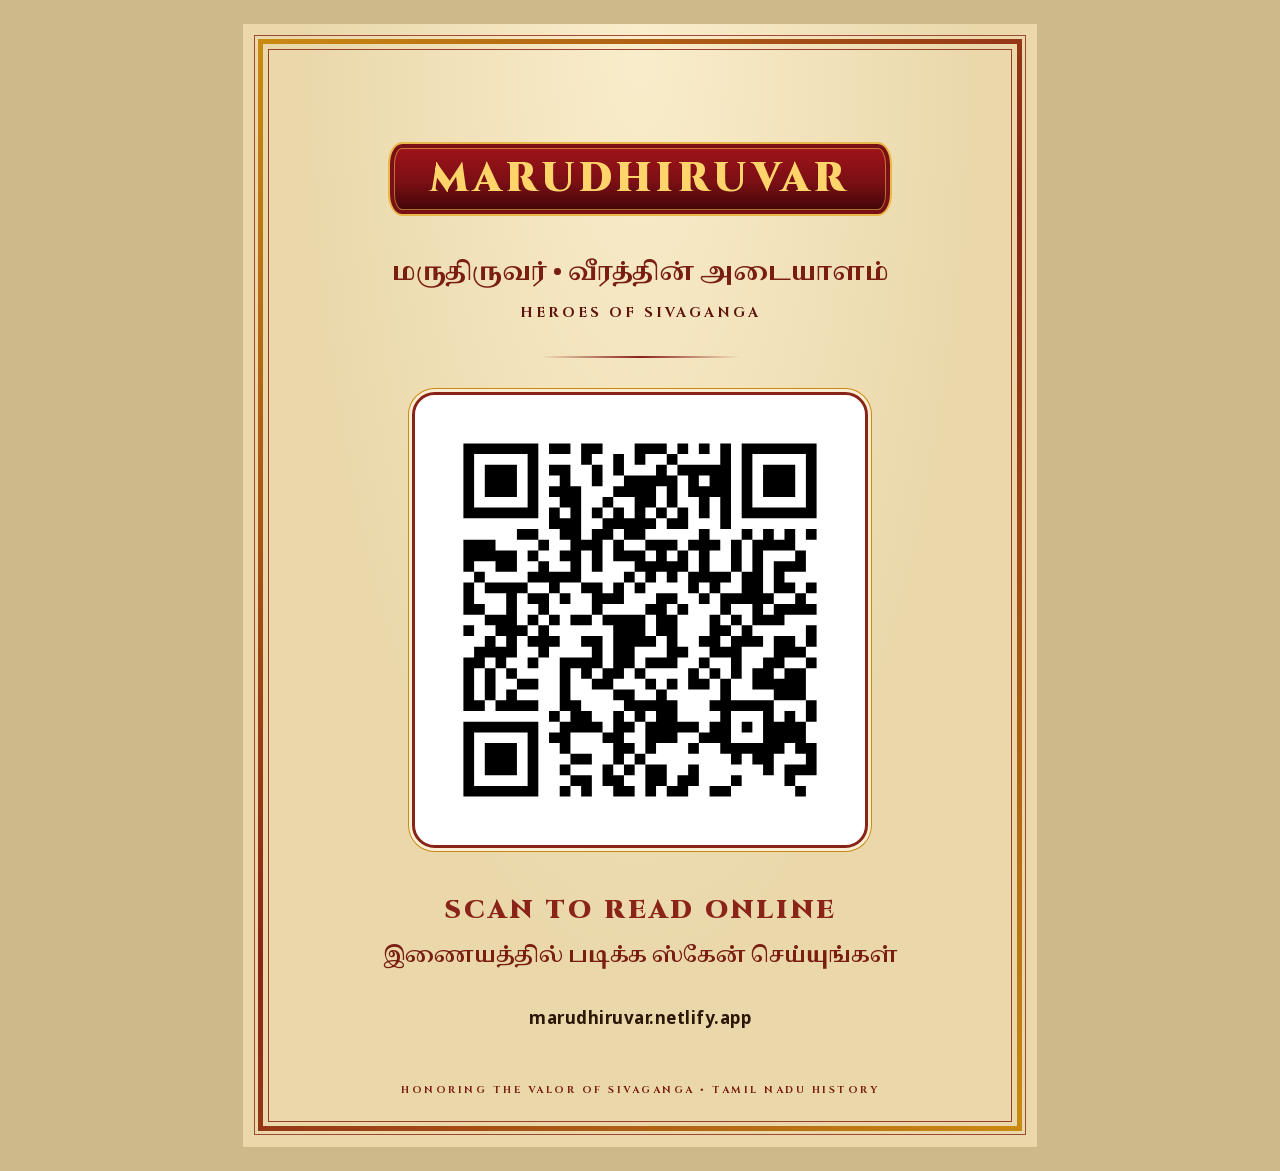
<file: qr-sheet.html>
<!DOCTYPE html>
<html lang="en">
<head>
<meta charset="UTF-8">
<meta name="viewport" content="width=device-width, initial-scale=1.0">
<title>Marudhiruvar - Scan to Read</title>
<style>
@import url('assets/fonts/fonts.css');
*{box-sizing:border-box;margin:0;padding:0}
@page{size:A4 portrait;margin:0}
body{background:#cdb98a;display:flex;justify-content:center;padding:24px 0;font-family:'Noto Sans','Noto Sans Tamil',sans-serif;color:#2b1608;-webkit-print-color-adjust:exact;print-color-adjust:exact}
.sheet{width:210mm;height:297mm;position:relative;overflow:hidden;display:flex;flex-direction:column;align-items:center;justify-content:center;text-align:center;padding:16mm 14mm;
  background:radial-gradient(ellipse at 50% 0%,rgba(255,244,214,.75) 0%,rgba(255,244,214,0) 60%),#ead8ab}
.sheet::before{content:"";position:absolute;inset:4mm;border:5px solid transparent;outline:1px solid rgba(138,36,24,.8);outline-offset:3px;border-image:linear-gradient(135deg,#c98a12,#8a2418 50%,#c98a12) 1}
.sheet::after{content:"";position:absolute;inset:6.5mm;border:1.5px solid rgba(138,36,24,.85)}
.banner{display:inline-block;padding:8px 40px;background:linear-gradient(180deg,#a3141a,#7a0f14 55%,#3a0508);border:2px solid #e8b84a;border-radius:14px/22px;box-shadow:inset 0 0 0 4px #7a0f14,inset 0 0 0 5px rgba(232,184,74,.6)}
.banner h1{font-family:'Cinzel',serif;font-weight:900;font-size:40px;letter-spacing:5px;color:#ffd56b}
.ta{font-family:'Noto Serif Tamil',serif;font-weight:700;color:#7a1e12;font-size:24px;margin-top:10mm}
.en{font-family:'Cinzel',serif;font-weight:700;letter-spacing:3px;color:#5e140c;font-size:14px;margin-top:3mm}
.divider{width:200px;height:2px;background:linear-gradient(90deg,transparent,#8a2418,transparent);margin:9mm auto}
.qr{background:#fff;padding:7mm;border:3px solid #8a2418;border-radius:6mm;box-shadow:0 0 0 3px #f8eed3,0 0 0 4px #c98a12}
.qr img{display:block;width:105mm;height:105mm}
.scan-en{font-family:'Cinzel',serif;font-weight:800;font-size:26px;letter-spacing:3px;color:#8a2418;margin-top:12mm}
.scan-ta{font-family:'Noto Serif Tamil',serif;font-weight:700;font-size:21px;color:#7a1e12;margin-top:3mm}
.url{font-family:'Noto Sans',sans-serif;font-weight:700;font-size:17px;color:#2b1608;margin-top:9mm;letter-spacing:.5px}
.foot{position:absolute;bottom:13mm;left:0;right:0;font-family:'Cinzel',serif;font-size:10px;letter-spacing:2.5px;color:#7a1e12}
@media print{body{padding:0;background:none;display:block}}
</style>
</head>
<body>
<div class="sheet">
  <div class="banner"><h1>MARUDHIRUVAR</h1></div>
  <div class="ta">மருதிருவர் • வீரத்தின் அடையாளம்</div>
  <div class="en">HEROES OF SIVAGANGA</div>
  <div class="divider"></div>
  <div class="qr"><img src="assets/qr.svg" alt="QR code to open the Marudhiruvar site"></div>
  <div class="scan-en">SCAN TO READ ONLINE</div>
  <div class="scan-ta">இணையத்தில் படிக்க ஸ்கேன் செய்யுங்கள்</div>
  <div class="url">marudhiruvar.netlify.app</div>
  <div class="foot">HONORING THE VALOR OF SIVAGANGA • TAMIL NADU HISTORY</div>
</div>
</body>
</html>
</file>
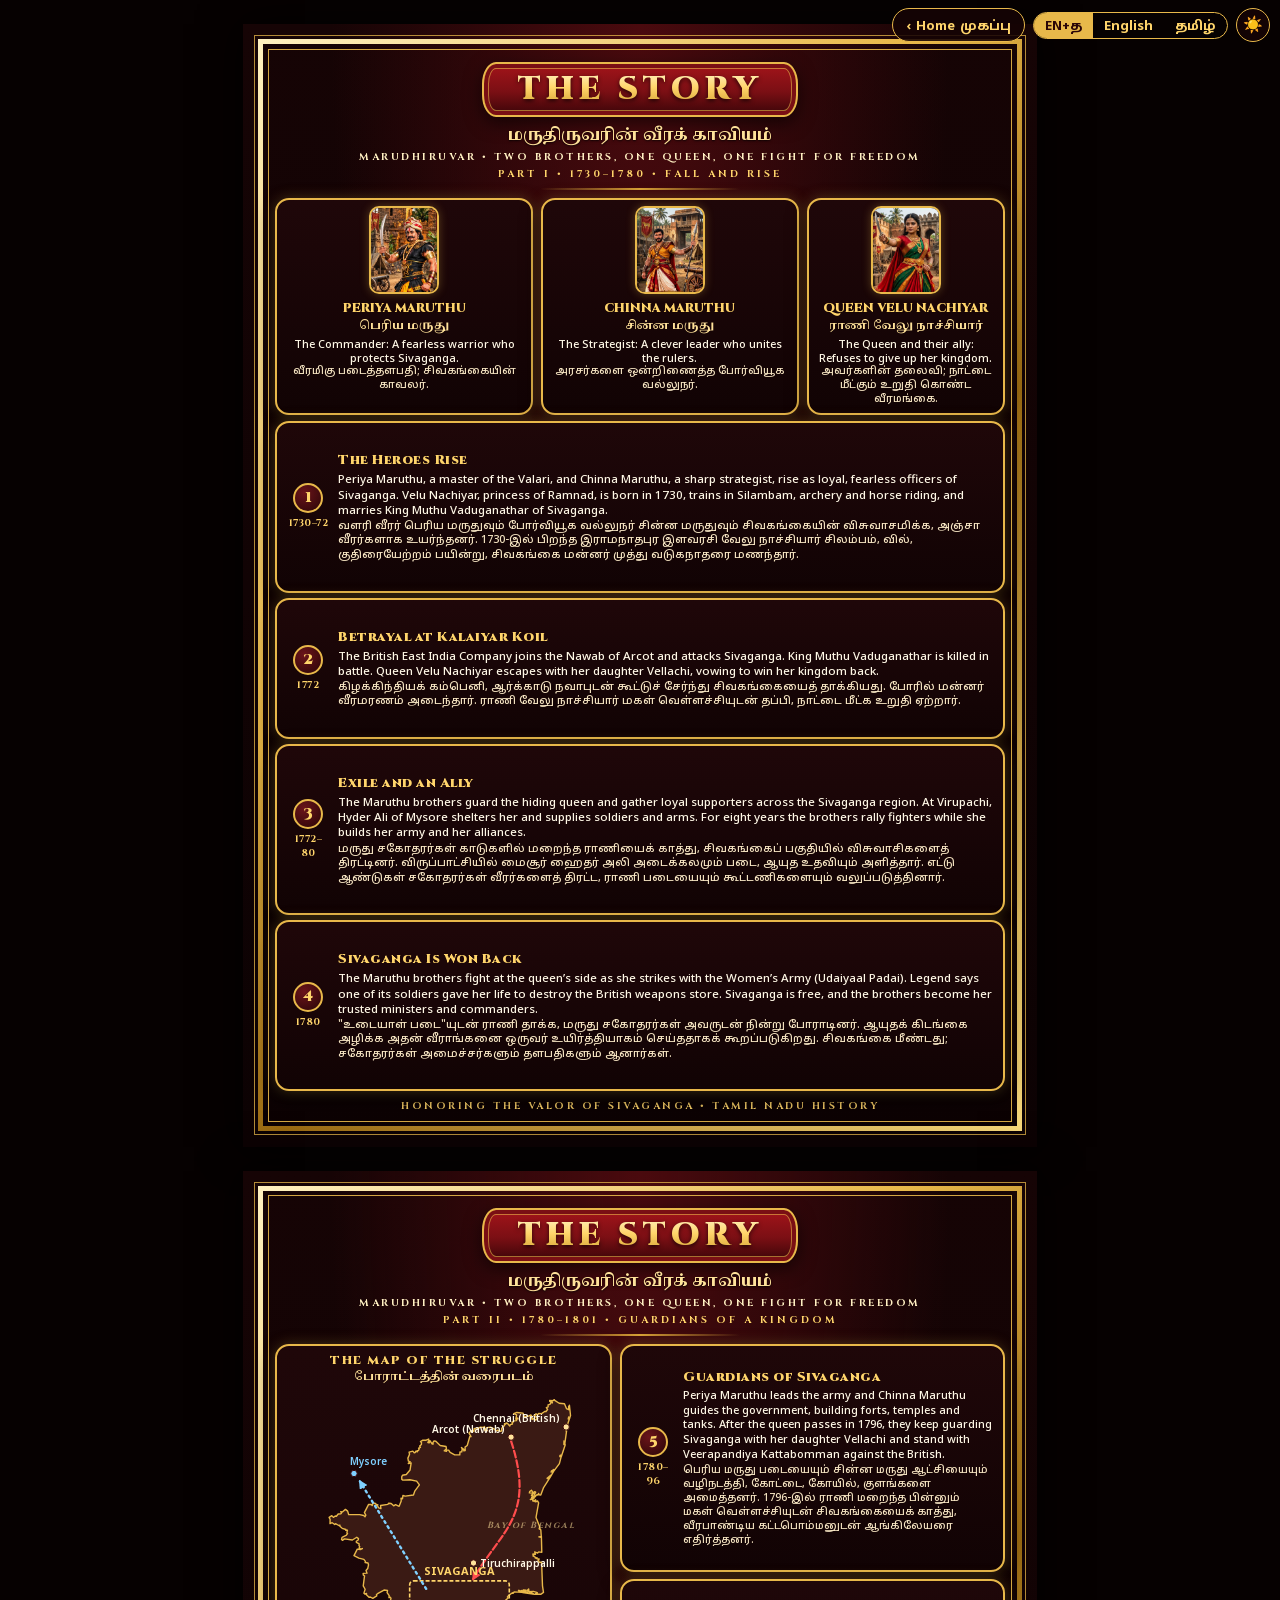
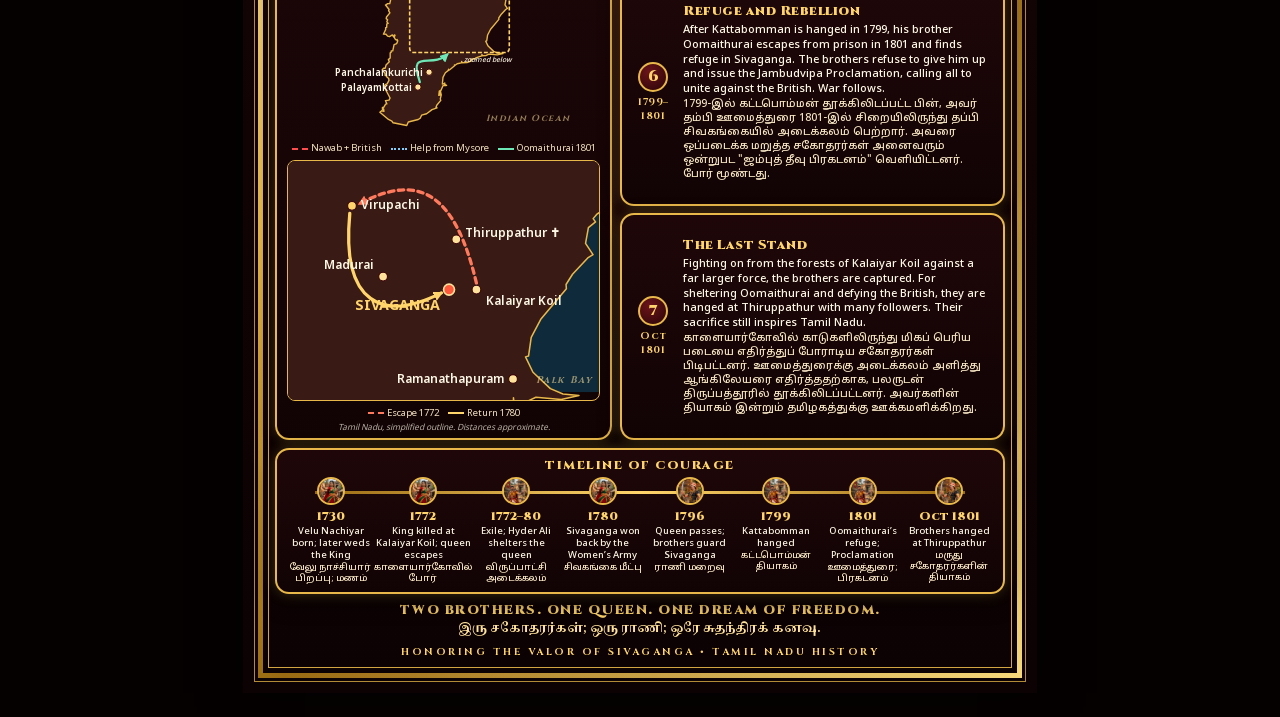
<file: story.html>
<!DOCTYPE html>
<html lang="en"><head><meta charset="UTF-8"><meta name="viewport" content="width=device-width, initial-scale=1.0"><title>Marudhiruvar - The Story, in history order (2 pages)</title>
<style>
    @import url('assets/fonts/fonts.css');
    * { box-sizing: border-box; margin: 0; padding: 0; }
    :root {
      --maroon-deep: #3a0508; --maroon: #7a0f14; --crimson: #a3141a;
      --gold: #e8b84a; --gold-light: #ffe29a; --gold-dark: #9a6a12;
    }
    body {
      background-color: #060101; display: flex; justify-content: center; padding: 24px 0;
      font-family: 'Noto Sans', 'Noto Sans Tamil', sans-serif; color: #fff8e6;
      -webkit-print-color-adjust: exact; print-color-adjust: exact;
    }
    @page { size: A4 portrait; margin: 0; }
    @media print {
      body { padding: 0; background: none; display: block; }
      .poster-container { box-shadow: none; }
      /* PDF export rasterizes shadows/filters as black boxes behind text */
      .title-main { filter: none; }
      .parchment .card { box-shadow: inset 0 0 0 3px #f8eed3, inset 0 0 0 4px rgba(201, 138, 18, 0.55); }
      .parchment .title-banner { box-shadow: inset 0 0 0 4px var(--maroon), inset 0 0 0 5px rgba(232, 184, 74, 0.6); }
      .parchment .pic { box-shadow: 0 0 0 2px #f8eed3, 0 0 0 3px #c98a12; }
      body:not(.parchment) * { text-shadow: none !important; }
      body:not(.parchment) .card, body:not(.parchment) .medal, body:not(.parchment) .pic { box-shadow: none; }
      body:not(.parchment) .title-banner { box-shadow: inset 0 0 0 4px var(--maroon), inset 0 0 0 5px rgba(232, 184, 74, 0.6); }
    }
    .poster-container {
      width: 210mm; height: 297mm; overflow: hidden; display: flex; flex-direction: column;
      background: radial-gradient(ellipse at 50% 0%, #4a0a0e 0%, rgba(74,10,14,0) 55%), linear-gradient(180deg, #160405 0%, #0c0203 100%);
      padding: 10mm 8.5mm 9mm; position: relative; box-shadow: 0 0 40px rgba(0,0,0,0.95);
    }
    .poster-container::before, .poster-container::after { content: ""; position: absolute; pointer-events: none; }
    .poster-container::before {
      inset: 4mm; border: 5px solid transparent; outline: 1px solid rgba(232,184,74,0.75); outline-offset: 3px;
      border-image: linear-gradient(135deg, #fff1bf, #e8b84a 35%, #9a6a12 60%, #f6d77a) 1;
    }
    .poster-container::after { inset: 6.5mm; border: 1.5px solid rgba(232,184,74,0.9); }

    .header { text-align: center; margin-bottom: 8px; }
    .title-banner {
      display: inline-block; padding: 4px 34px;
      background: linear-gradient(180deg, var(--crimson) 0%, var(--maroon) 55%, var(--maroon-deep) 100%);
      border: 2px solid var(--gold); border-radius: 14px / 22px;
      box-shadow: inset 0 0 0 4px var(--maroon), inset 0 0 0 5px rgba(232,184,74,0.6), 0 6px 18px rgba(0,0,0,0.6);
      margin-bottom: 6px;
    }
    .title-main {
      font-family: 'Cinzel', serif; font-weight: 900; font-size: 32px; letter-spacing: 5px;
      background: linear-gradient(180deg, #fff6d0 0%, #ffd56b 45%, #e8b84a 70%, #fff1bf 100%);
      -webkit-background-clip: text; -webkit-text-fill-color: transparent;
      filter: drop-shadow(0 2px 2px rgba(0,0,0,0.7));
    }
    .title-sub-ta { font-family: 'Noto Serif Tamil', serif; font-size: 16px; color: #ffe29a; font-weight: 700; text-shadow: 0 1px 2px rgba(0,0,0,0.8); }
    .title-sub-en { font-family: 'Cinzel', serif; font-size: 10px; color: #fff0c2; letter-spacing: 2.5px; font-weight: 600; margin-top: 2px; }
    .divider { width: 200px; height: 2px; background: linear-gradient(90deg, transparent, #dca538, transparent); margin: 7px auto 0; }

    .main { display: flex; gap: 10px; flex: 1; min-height: 0; }
    .main > * { min-height: 0; }
    .chapters { flex: 1.7; display: flex; flex-direction: column; gap: 7px; min-width: 0; }
    .side { flex: 1; display: flex; flex-direction: column; gap: 7px; min-width: 0; }

    .card {
      position: relative; background: linear-gradient(180deg, #1f0709 0%, #110304 100%);
      border: 2px solid var(--gold); border-radius: 14px; padding: 6px 10px;
      box-shadow: 0 0 14px rgba(232,184,74,0.25), 0 8px 20px rgba(0,0,0,0.7);
    }
    .chapter { display: flex; gap: 9px; align-items: center; flex: 1; }
    .medal {
      flex-shrink: 0; width: 42px; text-align: center;
    }
    .medal .num {
      width: 30px; height: 30px; margin: 0 auto 3px; border-radius: 50%;
      border: 2px solid var(--gold); background: radial-gradient(circle at 35% 30%, #6a141a 0%, #2a0507 100%);
      font-family: 'Cinzel', serif; font-weight: 900; font-size: 15px; line-height: 26px; color: #ffd56b;
    }
    .medal .yr { font-family: 'Cinzel', serif; font-weight: 700; font-size: 10px; color: #ffd56b; letter-spacing: 0.5px; }
    .ch-body { flex: 1; min-width: 0; }
    .ch-title { font-family: 'Cinzel', serif; font-weight: 800; font-size: 13.5px; letter-spacing: 0.5px; color: #ffd56b; margin-bottom: 2px; }
    .ch-en { font-size: 11px; line-height: 1.34; color: #fff8e6; font-weight: 500; }
    .ch-ta { font-family: 'Noto Sans Tamil', sans-serif; font-size: 10.5px; line-height: 1.34; color: #f3e2c0; margin-top: 2px; }
    .pic {
      flex-shrink: 0; width: 58px; height: 74px; border: 2px solid var(--gold); border-radius: 10px; overflow: hidden;
      box-shadow: 0 0 10px rgba(232,184,74,0.3);
    }
    .pic img { width: 100%; height: 100%; object-fit: cover; object-position: top center; display: block; }

    .card-title { font-family: 'Cinzel', serif; font-weight: 800; font-size: 12px; letter-spacing: 1.5px; color: #ffd56b; text-align: center; }
    .card-title-ta { font-family: 'Noto Serif Tamil', serif; font-weight: 700; font-size: 11.5px; color: #ffe29a; text-align: center; margin-bottom: 4px; }

    .mapcard { flex: 3.2; display: flex; flex-direction: column; }
    .mapcard svg { flex: 1; min-height: 0; width: 100%; }
    .land { fill: #3a1a14; stroke: var(--gold); stroke-width: 1.4; stroke-linejoin: round; }
    .sea { fill: rgba(255,226,154,0.55); font-family: 'Cinzel', serif; font-size: 9px; letter-spacing: 1.5px; font-style: italic; }
    .mdot { fill: #ffe29a; stroke: #3a0508; stroke-width: 1; }
    .mdot.cap { fill: #ff5a3c; r: 5; stroke: #ffe29a; stroke-width: 1.5; }
    .mdot.star { fill: #7fd0ff; }
    .mlabel { fill: #fff8e6; font-family: 'Noto Sans', sans-serif; font-weight: 600; font-size: 10px; }
    .mlabel.cap { font-weight: 800; fill: #ffd56b; font-size: 11px; }
    .mlabel.hy { fill: #7fd0ff; } .mlabel.small { font-size: 8.5px; font-weight: 500; }
    .route { fill: none; stroke-width: 2.4; stroke-linecap: round; }
    .route.flee { stroke: #ff7a5c; stroke-dasharray: 5 4; }
    .route.back { stroke: #ffd56b; }
    .route.hyder { stroke: #7fd0ff; stroke-dasharray: 2 4; }
    .arrfill { fill: #ff7a5c; } .arrfill2 { fill: #ffd56b; }
    .legend { display: flex; flex-wrap: wrap; gap: 3px 9px; font-size: 9.5px; margin-top: 3px; color: #f3e2c0; justify-content: center; }
    .legend i { display: inline-block; width: 16px; height: 0; border-top: 2.5px solid; vertical-align: middle; margin-right: 3px; }
    .legend .l1 i { border-color: #ff7a5c; border-top-style: dashed; } .legend .l2 i { border-color: #ffd56b; } .legend .l3 i { border-color: #7fd0ff; border-top-style: dotted; }
    .note { font-size: 8.5px; text-align: center; opacity: 0.7; margin-top: 2px; font-style: italic; }

    .quote { flex: 1; display: flex; flex-direction: column; justify-content: center; text-align: center; }
    .quote .q-en { font-family: 'Cinzel', serif; font-weight: 700; font-size: 12.5px; line-height: 1.4; color: #ffd56b; }
    .quote .q-ta { font-family: 'Noto Serif Tamil', serif; font-weight: 600; font-size: 11.5px; line-height: 1.4; color: #ffe29a; margin-top: 4px; }

    /* Timeline strip */
    .timeline { margin-top: 8px; padding: 7px 10px 8px; }
    .tl { position: relative; display: flex; justify-content: space-between; margin-top: 6px; }
    .tl::before { content: ""; position: absolute; left: 4%; right: 4%; top: 7px; height: 3px; background: linear-gradient(90deg, #9a6a12, #ffd56b, #9a6a12); }
    .tl-node { position: relative; width: 16.6%; text-align: center; }
    .tl-node b { display: block; width: 17px; height: 17px; margin: 0 auto 4px; border-radius: 50%; background: radial-gradient(circle at 35% 30%, #ffe29a, #c98a12); border: 2px solid #3a0508; position: relative; z-index: 1; }
    .tl-node .y { font-family: 'Cinzel', serif; font-weight: 800; font-size: 12px; color: #ffd56b; }
    .tl-node .e { font-size: 9.5px; line-height: 1.25; color: #fff8e6; font-weight: 500; margin-top: 1px; }
    .tl-node .t { font-family: 'Noto Sans Tamil', sans-serif; font-size: 9px; line-height: 1.25; color: #f3e2c0; margin-top: 1px; }

    .footer { text-align: center; font-family: 'Cinzel', serif; font-size: 10px; color: #ffd56b; letter-spacing: 2.5px; margin-top: 7px; }

    /* ---------- Parchment theme ---------- */
    body.parchment { background-color: #cdb98a; color: #2b1608; }
    .parchment .poster-container { --gold: #a8741a; background: radial-gradient(ellipse at 50% 0%, rgba(255,244,214,0.75) 0%, rgba(255,244,214,0) 60%), #ead8ab; }
    .parchment .poster-container::before { border-image: linear-gradient(135deg, #c98a12, #8a2418 50%, #c98a12) 1; outline-color: rgba(138,36,24,0.8); }
    .parchment .poster-container::after { border-color: rgba(138,36,24,0.85); }
    .parchment .title-banner { border-color: #e8b84a; }
    .parchment .title-sub-ta { color: #7a1e12; text-shadow: none; }
    .parchment .title-sub-en { color: #5e140c; }
    .parchment .divider { background: linear-gradient(90deg, transparent, #8a2418, transparent); }
    .parchment .card { background: #f8eed3; border-color: #8a2418; box-shadow: 0 2px 6px rgba(94,20,12,0.25), inset 0 0 0 3px #f8eed3, inset 0 0 0 4px rgba(201,138,18,0.55); }
    .parchment .medal .num { background: #f8eed3; border-color: #8a2418; color: #8a2418; }
    .parchment .medal .yr, .parchment .ch-title, .parchment .card-title, .parchment .tl-node .y { color: #8a2418; }
    .parchment .card-title-ta { color: #7a1e12; }
    .parchment .ch-en, .parchment .tl-node .e { color: #2b1608; }
    .parchment .ch-ta, .parchment .tl-node .t, .parchment .legend { color: #3a2410; }
    .parchment .pic { border-color: #8a2418; box-shadow: 0 0 0 2px #f8eed3, 0 0 0 3px #c98a12; }
    .parchment .land { fill: #e3cf9c; stroke: #8a2418; }
    .parchment .sea { fill: rgba(94,20,12,0.6); }
    .parchment .mdot { fill: #8a2418; stroke: #f8eed3; } .parchment .mdot.cap { fill: #c01f12; stroke: #f8eed3; } .parchment .mdot.star { fill: #1d5f8a; }
    .parchment .mlabel { fill: #2b1608; } .parchment .mlabel.cap { fill: #8a2418; } .parchment .mlabel.hy { fill: #1d5f8a; }
    .parchment .route.flee, .parchment .arrfill { stroke: #c01f12; fill: none; } .parchment .arrfill { fill: #c01f12; }
    .parchment .route.back { stroke: #8a2418; } .parchment .arrfill2 { fill: #8a2418; }
    .parchment .route.hyder { stroke: #1d5f8a; }
    .parchment .quote .q-en { color: #8a2418; } .parchment .quote .q-ta { color: #7a1e12; }
    .parchment .tl::before { background: linear-gradient(90deg, #c98a12, #8a2418, #c98a12); }
    .parchment .tl-node b { background: radial-gradient(circle at 35% 30%, #fff1bf, #c98a12); border-color: #8a2418; }
    .parchment .footer { color: #7a1e12; }
  
    .trio .card:nth-child(1), .trio .card:nth-child(2) { flex: 1.2; } .trio .card:nth-child(3) { flex: 0.9; }
    body { flex-direction: column; justify-content: flex-start; align-items: center; gap: 24px; }
    @media print { body { gap: 0; } .poster-container { break-after: page; page-break-after: always; } .poster-container:last-child { break-after: auto; page-break-after: auto; } }
    .part { font-family: 'Cinzel', serif; font-size: 10px; letter-spacing: 3px; color: #ffd56b; margin-top: 3px; }
    .trio { display: flex; gap: 8px; margin-bottom: 8px; }
    .trio .card { flex: 1; display: flex; flex-direction: column; align-items: center; text-align: center; padding: 6px 8px 7px; }
    .trio .pic { width: 70px; height: 88px; margin-bottom: 6px; }
    .p1 .ch-en { font-size: 11.5px; line-height: 1.32; } .p1 .ch-ta { font-size: 11px; line-height: 1.32; } .p1 .play { margin-top: 2px; font-size: 9.5px; } .p1 .trio { margin-bottom: 6px; } .p1 .ch-title { font-size: 13.5px; margin-bottom: 2px; } .p1 .col { gap: 5px; } .p1 .card.chapter { padding: 5px 10px; } .p1 .role { font-size: 10px; } .p1 .role .rta { font-size: 9.5px; } .p1 .role .tag { width: 24px; height: 24px; } .p1 .roles { margin-top: 4px; }
    .p1 .trio .rl { font-size: 11px; } .p1 .trio .rt { font-size: 10.5px; }
    .trio .nm { font-family: 'Cinzel', serif; font-weight: 800; font-size: 12.5px; color: #ffd56b; }
    .trio .nt { font-family: 'Noto Serif Tamil', serif; font-weight: 700; font-size: 11.5px; color: #ffe29a; }
    .trio .rl { font-size: 10.5px; line-height: 1.3; margin-top: 2px; color: #fff8e6; font-weight: 500; }
    .trio .rt { font-family: 'Noto Sans Tamil', sans-serif; font-size: 10px; line-height: 1.3; color: #f3e2c0; }
    .col { display: flex; flex-direction: column; gap: 7px; flex: 1; min-height: 0; }
    .col .chapter { flex: 1 1 auto; min-height: 0; }
    .tags { display: flex; gap: 3px; margin-top: 4px; }
    .tag { width: 24px; height: 24px; border-radius: 50%; overflow: hidden; border: 1.5px solid var(--gold); }
    .tag img { width: 100%; height: 100%; object-fit: cover; object-position: top center; display: block; }
    .scene { flex-shrink: 0; width: 120px; height: 96px; border-radius: 10px; border: 2px solid var(--gold); object-fit: cover; }
    .places { font-size: 10px; line-height: 1.45; color: #f3e2c0; margin-top: 6px; padding: 5px 4px 0; border-top: 1px solid rgba(232,184,74,0.5); }
    .places b { color: #ffd56b; }
    .parchment .places { color: #3a2410; border-color: rgba(138,36,24,0.5); } .parchment .places b { color: #8a2418; }
    .roles { display: flex; gap: 6px; margin-top: 6px; }
    .role { flex: 1; display: flex; gap: 5px; align-items: flex-start; font-size: 10.5px; line-height: 1.28; color: #fff8e6; font-weight: 500; background: rgba(232,184,74,0.08); border: 1px solid rgba(232,184,74,0.35); border-radius: 8px; padding: 4px 5px; }
    .role b { color: #ffd56b; } .role .tag { flex-shrink: 0; width: 26px; height: 26px; }
    .role .rta { font-family: 'Noto Sans Tamil', sans-serif; font-size: 9.5px; color: #f3e2c0; font-weight: 500; }
    .parchment .role { color: #2b1608; background: rgba(138,36,24,0.06); border-color: rgba(138,36,24,0.35); } .parchment .role b { color: #8a2418; } .parchment .role .rta { color: #3a2410; }
    .play { margin-top: 4px; font-size: 10px; font-weight: 700; color: #ffd56b; }
    .play span { font-weight: 500; color: #f3e2c0; font-style: italic; }
    .parchment .play { color: #8a2418; } .parchment .play span { color: #3a2410; }
    .closing { text-align: center; margin-top: 7px; }
    .closing .c-en { font-family: 'Cinzel', serif; font-weight: 800; font-size: 13px; letter-spacing: 1.5px; color: #ffd56b; }
    .closing .c-ta { font-family: 'Noto Serif Tamil', serif; font-weight: 700; font-size: 12px; color: #ffe29a; }
    .row2 { display: flex; gap: 8px; flex: 1; min-height: 0; }
    .row2 .mapcard { flex: 1.15; }
    .row2 .col { flex: 1.35; }
    .mapcard svg { flex: 1; min-height: 0; width: 100%; }
    .route.ally { stroke: #c9a2ff; stroke-dasharray: 1 4; stroke-width: 2.2; }
    .arrfill3 { fill: #7fd0ff; }
    .route.foe { stroke: #ff4d4d; stroke-dasharray: 7 3; stroke-width: 2.2; }
    .route.ooma { stroke: #6ee7b7; stroke-width: 2.2; }
    .legend .l5 i { border-color: #ff4d4d; border-top-style: dashed; } .legend .l6 i { border-color: #6ee7b7; }
    .parchment .route.foe { stroke: #b3120a; } .parchment .route.ooma { stroke: #1b7a55; } .parchment .legend .l5 i { border-color: #b3120a; } .parchment .legend .l6 i { border-color: #1b7a55; }
    .legend .l4 i { border-color: #c9a2ff; border-top-style: dotted; }
    .tl-node .av { width: 28px; height: 28px; border-radius: 50%; overflow: hidden; border: 2px solid var(--gold); margin: -2px auto 3px; position: relative; z-index: 1; background: #2a0507; }
    .tl-node .av img { width: 100%; height: 100%; object-fit: cover; object-position: top center; display: block; }
    .tl::before { top: 12px; }
    .parchment .tag, .parchment .tl-node .av, .parchment .scene { border-color: #8a2418; }
    .parchment .part, .parchment .trio .nm, .parchment .closing .c-en { color: #8a2418; }
    .parchment .trio .nt, .parchment .closing .c-ta { color: #7a1e12; }
    .parchment .trio .rl { color: #2b1608; } .parchment .trio .rt { color: #3a2410; }
    .parchment .route.ally { stroke: #6a3d9a; } .parchment .arrfill3 { fill: #1d5f8a; }
    .parchment .legend .l1 i { border-color: #c01f12; } .parchment .legend .l2 i { border-color: #8a2418; } .parchment .legend .l3 i { border-color: #1d5f8a; } .parchment .legend .l4 i { border-color: #6a3d9a; }
    .parchment .route.flee { stroke: #c01f12; }
    @media print { .parchment .trio .card { box-shadow: inset 0 0 0 3px #f8eed3, inset 0 0 0 4px rgba(201,138,18,0.55); } }

    .row2 .mapcard { flex: 1.1; display: flex; flex-direction: column; }
    .mapcard .mainmap { flex: 1.45; min-height: 0; width: 100%; }
    .mapcard .inset { flex: 1; min-height: 0; width: 100%; border: 1.5px solid var(--gold); border-radius: 8px; margin-top: 6px; }
    .seabg { fill: #0f2a3a; } .parchment .seabg { fill: #cfe0dc; }
    .zoombox { fill: none; stroke: #ffd56b; stroke-width: 1.6; stroke-dasharray: 4 2; } .parchment .zoombox { stroke: #8a2418; }
    .mlabel.cap { font-weight: 800; } .mlabel.small { font-size: 7px; font-style: italic; }
    .inset .mlabel { font-size: 11px; } .inset .mlabel.cap { font-size: 13px; }
    .inset .route { stroke-width: 3; }
    .mdot.star { fill: #ffd56b; } .mdot.hy { fill: #7fd0ff; }
    .arrfill4 { fill: #ff4d4d; } .arrfill5 { fill: #6ee7b7; } .parchment .arrfill4 { fill: #b3120a; } .parchment .arrfill5 { fill: #1b7a55; }
    .parchment .arrfill { fill: #c01f12; } .parchment .arrfill2 { fill: #8a2418; }
    .row2 .legend { margin-top: 5px; }

    .trio .card:nth-child(1), .trio .card:nth-child(2) { flex: 1.2; } .trio .card:nth-child(3) { flex: 0.9; }
    /* Print fixes (must come last: earlier print rules lost to later base rules of equal specificity) */
    @media print {
      .poster-container { box-shadow: none !important; }
      .parchment .card, .parchment .hero-card { box-shadow: inset 0 0 0 3px #f8eed3, inset 0 0 0 4px rgba(201,138,18,0.55) !important; }
      body:not(.parchment) .card, body:not(.parchment) .hero-card, body:not(.parchment) .medal, body:not(.parchment) .pic, body:not(.parchment) .portrait-box, body:not(.parchment) .icon { box-shadow: none !important; }
      .parchment .pic, .parchment .portrait-box { box-shadow: 0 0 0 2px #f8eed3, 0 0 0 3px #c98a12 !important; }
      .parchment .medal, .parchment .tl-node b { box-shadow: none !important; }
    }

    .qrbar { display: flex; justify-content: center; align-items: center; gap: 10px; margin-top: 5px; }
    .qrbar img { width: 15mm; height: 15mm; background: #fff; padding: 1mm; border-radius: 2mm; }
    .qrbar .q-en { font-family: 'Cinzel', serif; font-weight: 800; font-size: 10px; letter-spacing: 1px; color: #ffd56b; }
    .qrbar .q-ta { font-family: 'Noto Serif Tamil', serif; font-weight: 700; font-size: 10.5px; color: #ffe29a; }
    .parchment .qrbar .q-en { color: #8a2418; } .parchment .qrbar .q-ta { color: #7a1e12; }
</style>
<link rel="stylesheet" href="assets/lang.css">
<link rel="stylesheet" href="assets/mobile.css" media="screen and (max-width: 820px)">
</head>
<body>
<div class="poster-container p1">
 <div class="header"><div class="title-banner"><div class="title-main"><span class="l-en">THE STORY</span><span class="l-tl">கதை</span></div></div>
 <div class="title-sub-ta l-ta">மருதிருவரின் வீரக் காவியம்</div><div class="title-sub-en l-en">MARUDHIRUVAR • TWO BROTHERS, ONE QUEEN, ONE FIGHT FOR FREEDOM</div><div class="part"><span class="l-en">PART I • 1730–1780 • FALL AND RISE</span><span class="l-tl">பகுதி I • 1730–1780 • வீழ்ச்சியும் எழுச்சியும்</span></div><div class="divider"></div></div>
 <div class="trio">
  <div class="card"><div class="pic"><img src="assets/images/periya_maruthu.jpeg" alt="PERIYA MARUTHU" style=""></div><div class="nm l-en">PERIYA MARUTHU</div><div class="nt l-ta">பெரிய மருது</div><div class="rl l-en">The Commander: A fearless warrior who protects Sivaganga.</div><div class="rt l-ta">வீரமிகு படைத்தளபதி; சிவகங்கையின் காவலர்.</div></div>
  <div class="card"><div class="pic"><img src="assets/images/chinna_maruthu.jpeg" alt="CHINNA MARUTHU" style=""></div><div class="nm l-en">CHINNA MARUTHU</div><div class="nt l-ta">சின்ன மருது</div><div class="rl l-en">The Strategist: A clever leader who unites the rulers.</div><div class="rt l-ta">அரசர்களை ஒன்றிணைத்த போர்வியூக வல்லுநர்.</div></div>
  <div class="card"><div class="pic"><img src="assets/images/velu_nachiyar.jpeg" alt="QUEEN VELU NACHIYAR" style="object-position:25% top"></div><div class="nm l-en">QUEEN VELU NACHIYAR</div><div class="nt l-ta">ராணி வேலு நாச்சியார்</div><div class="rl l-en">The Queen and their ally: Refuses to give up her kingdom.</div><div class="rt l-ta">அவர்களின் தலைவி; நாட்டை மீட்கும் உறுதி கொண்ட வீரமங்கை.</div></div>
 </div>
 <div class="col">
 <div class="card chapter"><div class="medal"><div class="num">1</div><div class="yr">1730–72</div></div>
 <div class="ch-body"><div class="ch-title"><span class="l-en">The Heroes Rise</span><span class="l-tl">வீரர்களின் எழுச்சி</span></div><div class="ch-en l-en">Periya Maruthu, a master of the Valari, and Chinna Maruthu, a sharp strategist, rise as loyal, fearless officers of Sivaganga. Velu Nachiyar, princess of Ramnad, is born in 1730, trains in Silambam, archery and horse riding, and marries King Muthu Vaduganathar of Sivaganga.</div><div class="ch-ta l-ta">வளரி வீரர் பெரிய மருதுவும் போர்வியூக வல்லுநர் சின்ன மருதுவும் சிவகங்கையின் விசுவாசமிக்க, அஞ்சா வீரர்களாக உயர்ந்தனர். 1730-இல் பிறந்த இராமநாதபுர இளவரசி வேலு நாச்சியார் சிலம்பம், வில், குதிரையேற்றம் பயின்று, சிவகங்கை மன்னர் முத்து வடுகநாதரை மணந்தார்.</div></div></div>
 <div class="card chapter"><div class="medal"><div class="num">2</div><div class="yr">1772</div></div>
 <div class="ch-body"><div class="ch-title"><span class="l-en">Betrayal at Kalaiyar Koil</span><span class="l-tl">காளையார்கோவில் துரோகம்</span></div><div class="ch-en l-en">The British East India Company joins the Nawab of Arcot and attacks Sivaganga. King Muthu Vaduganathar is killed in battle. Queen Velu Nachiyar escapes with her daughter Vellachi, vowing to win her kingdom back.</div><div class="ch-ta l-ta">கிழக்கிந்தியக் கம்பெனி, ஆர்க்காடு நவாபுடன் கூட்டுச் சேர்ந்து சிவகங்கையைத் தாக்கியது. போரில் மன்னர் வீரமரணம் அடைந்தார். ராணி வேலு நாச்சியார் மகள் வெள்ளச்சியுடன் தப்பி, நாட்டை மீட்க உறுதி ஏற்றார்.</div></div></div>
<div class="card chapter"><div class="medal"><div class="num">3</div><div class="yr">1772–80</div></div>
 <div class="ch-body"><div class="ch-title"><span class="l-en">Exile and an Ally</span><span class="l-tl">தலைமறைவும் ஒரு நண்பரும்</span></div><div class="ch-en l-en">The Maruthu brothers guard the hiding queen and gather loyal supporters across the Sivaganga region. At Virupachi, Hyder Ali of Mysore shelters her and supplies soldiers and arms. For eight years the brothers rally fighters while she builds her army and her alliances.</div><div class="ch-ta l-ta">மருது சகோதரர்கள் காடுகளில் மறைந்த ராணியைக் காத்து, சிவகங்கைப் பகுதியில் விசுவாசிகளைத் திரட்டினர். விருப்பாட்சியில் மைசூர் ஹைதர் அலி அடைக்கலமும் படை, ஆயுத உதவியும் அளித்தார். எட்டு ஆண்டுகள் சகோதரர்கள் வீரர்களைத் திரட்ட, ராணி படையையும் கூட்டணிகளையும் வலுப்படுத்தினார்.</div></div></div>
<div class="card chapter"><div class="medal"><div class="num">4</div><div class="yr">1780</div></div>
 <div class="ch-body"><div class="ch-title"><span class="l-en">Sivaganga Is Won Back</span><span class="l-tl">சிவகங்கை மீட்கப்பட்டது</span></div><div class="ch-en l-en">The Maruthu brothers fight at the queen’s side as she strikes with the Women’s Army (Udaiyaal Padai). Legend says one of its soldiers gave her life to destroy the British weapons store. Sivaganga is free, and the brothers become her trusted ministers and commanders.</div><div class="ch-ta l-ta">"உடையாள் படை"யுடன் ராணி தாக்க, மருது சகோதரர்கள் அவருடன் நின்று போராடினர். ஆயுதக் கிடங்கை அழிக்க அதன் வீராங்கனை ஒருவர் உயிர்த்தியாகம் செய்ததாகக் கூறப்படுகிறது. சிவகங்கை மீண்டது; சகோதரர்கள் அமைச்சர்களும் தளபதிகளும் ஆனார்கள்.</div></div></div>
 </div>
 <div class="footer"><span class="l-en">HONORING THE VALOR OF SIVAGANGA • TAMIL NADU HISTORY</span><span class="l-tl">சிவகங்கையின் வீரத்தைப் போற்றுவோம் • தமிழக வரலாறு</span></div>
</div>
<div class="poster-container">
 <div class="header"><div class="title-banner"><div class="title-main"><span class="l-en">THE STORY</span><span class="l-tl">கதை</span></div></div>
 <div class="title-sub-ta l-ta">மருதிருவரின் வீரக் காவியம்</div><div class="title-sub-en l-en">MARUDHIRUVAR • TWO BROTHERS, ONE QUEEN, ONE FIGHT FOR FREEDOM</div><div class="part"><span class="l-en">PART II • 1780–1801 • GUARDIANS OF A KINGDOM</span><span class="l-tl">பகுதி II • 1780–1801 • அரசின் காவலர்கள்</span></div><div class="divider"></div></div>
 <div class="row2">
  <div class="card mapcard"><div class="card-title l-en">THE MAP OF THE STRUGGLE</div><div class="card-title-ta l-ta">போராட்டத்தின் வரைபடம்</div><div class="card-title l-tl">போராட்டத்தின் வரைபடம்</div>
   <svg viewBox="-14 0 273 348" xmlns="http://www.w3.org/2000/svg" class="map mainmap"><defs><marker id="a1" markerWidth="9" markerHeight="9" refX="7" refY="4.5" markerUnits="userSpaceOnUse" orient="auto"><path d="M0,0 L9,4.5 L0,9 z" class="arrfill"/></marker><marker id="a2" markerWidth="9" markerHeight="9" refX="7" refY="4.5" markerUnits="userSpaceOnUse" orient="auto"><path d="M0,0 L9,4.5 L0,9 z" class="arrfill2"/></marker><marker id="a3" markerWidth="9" markerHeight="9" refX="7" refY="4.5" markerUnits="userSpaceOnUse" orient="auto"><path d="M0,0 L9,4.5 L0,9 z" class="arrfill3"/></marker><marker id="a4" markerWidth="9" markerHeight="9" refX="7" refY="4.5" markerUnits="userSpaceOnUse" orient="auto"><path d="M0,0 L9,4.5 L0,9 z" class="arrfill4"/></marker><marker id="a5" markerWidth="9" markerHeight="9" refX="7" refY="4.5" markerUnits="userSpaceOnUse" orient="auto"><path d="M0,0 L9,4.5 L0,9 z" class="arrfill5"/></marker></defs>
 <path d="M234.3,10.4 L238.8,13.3 L244.1,13.8 L246.1,18.7 L248.3,19.8 L248.3,16.3 L249.4,19.4 L249.1,15.4 L250.2,25.6 L249.4,27.9 L248.5,28.1 L248.3,27.2 L247.9,29.1 L249.5,27.9 L247.5,33.6 L247.7,36.6 L245.6,41.2 L246.2,41.3 L244.5,53.7 L243.6,51.2 L243.5,54.9 L244.5,53.8 L244.8,55.3 L240.8,67.3 L239.9,66.9 L240.6,65.4 L239.6,65.8 L239.4,66.9 L240.7,67.5 L239.0,74.0 L232.8,82.4 L233.3,80.0 L230.9,81.6 L230.7,82.6 L233.6,81.0 L230.4,86.6 L230.5,85.6 L226.6,88.8 L227.3,89.3 L230.3,86.8 L223.1,98.1 L220.3,105.6 L218.7,105.4 L218.1,104.1 L217.3,105.7 L216.4,105.2 L214.3,107.6 L214.2,105.2 L213.1,104.0 L214.7,104.0 L215.1,102.8 L214.2,102.3 L212.5,103.4 L210.9,100.8 L209.1,102.2 L208.8,103.5 L212.1,103.7 L212.3,104.9 L210.9,105.8 L212.0,107.0 L211.9,106.1 L212.5,106.3 L213.6,108.5 L213.1,109.5 L211.7,109.3 L212.3,107.8 L211.2,107.7 L211.0,109.2 L209.8,110.1 L211.9,109.6 L212.4,111.7 L214.0,111.2 L213.8,112.1 L215.1,110.4 L215.2,112.5 L217.0,111.6 L218.1,113.5 L215.5,128.2 L218.7,136.2 L219.7,140.2 L218.7,139.0 L218.7,139.7 L220.3,140.6 L220.8,147.4 L218.3,147.8 L220.4,148.3 L220.9,147.4 L221.3,163.3 L218.2,162.8 L217.1,164.0 L214.1,162.8 L214.9,165.4 L212.4,164.9 L212.4,165.9 L213.4,165.9 L212.4,166.9 L214.7,168.0 L214.7,169.1 L215.0,168.3 L215.2,169.1 L216.5,168.6 L216.1,169.6 L218.6,170.0 L217.5,170.3 L218.5,170.8 L217.5,171.3 L218.9,173.2 L221.1,173.2 L222.0,197.0 L223.0,203.6 L220.2,205.5 L214.7,205.5 L215.5,205.5 L215.2,204.6 L217.2,205.2 L215.6,203.5 L216.8,203.8 L212.8,202.5 L208.4,202.9 L208.1,200.2 L206.9,201.5 L207.6,202.0 L207.1,203.0 L203.5,203.4 L210.0,204.7 L210.6,203.9 L214.0,205.6 L202.0,203.7 L203.9,202.0 L205.5,202.3 L205.5,201.4 L202.6,201.2 L202.9,202.5 L201.9,202.9 L200.8,202.5 L202.1,202.5 L201.1,201.7 L200.1,202.9 L199.6,201.9 L197.8,201.5 L199.6,202.4 L197.9,202.8 L201.0,203.5 L193.5,203.0 L192.7,204.3 L192.0,203.9 L192.5,204.5 L191.4,204.2 L187.8,206.8 L186.7,208.1 L187.5,209.2 L185.2,211.1 L184.3,216.1 L186.7,219.7 L185.0,220.8 L180.1,226.1 L178.0,229.3 L178.1,230.7 L169.8,240.6 L166.8,246.4 L165.9,252.4 L164.9,252.7 L167.3,257.6 L172.9,262.9 L177.0,264.6 L182.2,265.1 L176.4,266.4 L168.3,265.7 L165.4,267.0 L161.2,267.3 L161.1,265.9 L161.0,267.4 L154.9,269.5 L154.3,270.6 L150.8,270.5 L149.8,271.6 L150.7,272.5 L146.1,274.1 L140.5,274.3 L140.8,273.0 L140.4,274.4 L136.2,275.3 L133.8,277.1 L133.5,276.5 L133.6,277.4 L129.0,281.1 L128.0,281.7 L127.4,280.9 L127.7,281.8 L124.3,284.4 L121.9,289.1 L121.3,295.7 L123.0,295.4 L123.2,296.1 L123.7,294.7 L123.7,296.1 L125.5,297.1 L123.6,296.2 L125.2,297.2 L122.0,297.3 L119.5,303.0 L119.2,302.3 L118.2,302.9 L117.7,307.1 L120.0,306.5 L119.6,305.9 L118.6,306.9 L118.0,306.5 L118.5,305.3 L119.2,306.1 L119.5,303.7 L120.2,306.7 L119.2,310.7 L119.7,312.2 L115.8,316.8 L114.9,319.2 L115.9,319.8 L110.9,321.5 L105.4,325.6 L100.4,327.1 L99.1,330.0 L97.0,331.4 L87.0,333.9 L85.5,337.4 L71.7,334.7 L70.5,333.0 L67.1,331.4 L58.4,324.2 L60.2,322.6 L62.5,323.2 L62.2,320.9 L61.0,321.3 L61.0,319.3 L62.1,319.4 L64.2,315.9 L65.4,315.7 L64.0,312.4 L67.6,311.9 L68.7,309.8 L62.2,297.7 L63.4,297.9 L63.8,296.3 L65.7,295.5 L67.6,292.1 L67.3,290.1 L65.2,288.4 L65.1,287.0 L63.7,287.1 L63.7,285.2 L60.8,281.3 L62.1,279.8 L63.8,279.8 L64.6,276.7 L67.9,273.4 L67.0,271.2 L68.8,269.5 L68.8,264.5 L69.8,263.9 L69.8,262.4 L71.4,262.3 L72.7,256.1 L75.4,255.0 L76.4,252.2 L75.8,251.0 L74.9,251.5 L73.7,250.4 L72.8,248.6 L73.7,246.7 L73.1,246.3 L72.2,248.2 L71.0,246.4 L68.1,248.1 L66.2,247.6 L64.6,245.7 L62.0,245.6 L64.3,240.8 L64.2,239.1 L65.3,238.7 L65.4,235.2 L66.8,234.7 L65.4,233.1 L66.2,231.1 L64.8,230.0 L65.1,228.3 L68.5,224.2 L67.2,222.0 L67.7,220.8 L64.1,216.3 L66.3,214.9 L68.4,214.9 L69.6,209.6 L69.0,208.5 L67.6,208.8 L67.8,206.8 L65.7,203.7 L66.1,201.6 L62.6,201.2 L56.1,204.9 L55.0,205.7 L55.3,207.1 L51.3,209.5 L48.8,208.2 L47.5,208.5 L44.9,206.0 L45.0,204.6 L43.5,205.3 L42.4,204.3 L43.6,200.4 L41.7,197.1 L43.0,186.9 L41.8,186.3 L41.6,184.4 L45.5,184.2 L44.5,181.5 L46.2,179.6 L47.0,175.8 L46.5,174.0 L43.6,173.5 L43.9,172.4 L42.3,170.3 L37.3,169.1 L32.4,166.6 L35.7,160.1 L38.7,160.5 L40.8,159.5 L39.3,160.1 L37.5,159.1 L38.2,157.5 L37.4,156.4 L37.6,154.7 L34.8,153.3 L34.7,152.1 L36.6,150.9 L36.9,149.5 L35.2,148.1 L30.8,150.9 L22.8,149.8 L20.8,151.2 L19.9,150.3 L20.4,148.2 L24.4,146.3 L25.9,144.5 L25.3,143.8 L25.8,140.9 L24.1,141.2 L24.2,140.3 L20.5,139.1 L18.2,137.1 L18.3,136.0 L17.1,136.3 L13.8,134.5 L13.0,135.3 L10.5,133.5 L8.3,134.4 L8.4,130.3 L7.4,128.1 L10.1,126.4 L11.7,128.1 L13.5,126.7 L14.7,127.0 L16.5,124.7 L19.1,124.6 L19.8,123.7 L19.1,122.4 L20.7,122.7 L23.8,120.1 L26.0,121.8 L27.1,125.4 L38.1,125.4 L42.2,126.2 L43.5,127.5 L44.3,125.9 L42.9,123.4 L47.1,115.0 L49.8,115.1 L50.7,116.1 L51.4,113.9 L53.3,113.8 L54.9,115.0 L54.4,116.1 L56.4,115.4 L56.0,116.5 L57.3,118.5 L59.5,119.2 L59.1,116.2 L66.4,115.0 L67.3,113.9 L69.8,114.1 L72.3,116.5 L74.2,115.3 L77.8,117.0 L79.9,111.7 L79.7,108.7 L81.2,109.4 L81.6,106.1 L83.9,106.7 L92.2,105.6 L93.7,101.4 L98.2,95.5 L95.4,91.7 L88.6,90.3 L81.5,90.6 L80.5,89.9 L80.4,87.4 L81.2,85.8 L85.0,85.0 L88.8,80.4 L89.9,73.4 L87.0,73.9 L88.8,72.0 L87.1,71.6 L86.6,68.5 L88.3,64.7 L87.8,62.5 L91.6,61.5 L93.0,63.1 L94.0,62.9 L94.5,61.6 L96.2,62.2 L95.9,61.0 L97.3,60.8 L98.0,59.1 L97.4,58.5 L99.2,57.7 L98.5,56.4 L100.2,54.8 L100.3,52.8 L99.3,52.0 L101.7,50.5 L105.0,50.5 L107.5,49.3 L107.2,50.2 L108.1,50.6 L106.7,52.8 L108.0,53.2 L108.8,51.0 L110.9,54.3 L112.1,54.3 L111.6,53.2 L112.9,51.2 L114.7,51.5 L119.1,55.8 L125.0,56.8 L125.4,59.1 L123.2,61.1 L125.4,61.6 L125.7,60.4 L127.6,60.5 L129.1,62.8 L133.7,65.3 L138.8,65.3 L139.0,62.3 L140.8,62.2 L141.1,59.8 L142.0,60.1 L140.5,57.9 L143.0,59.9 L142.9,61.2 L144.3,60.9 L144.1,57.4 L146.3,55.8 L148.9,46.8 L150.1,46.9 L148.1,43.3 L150.4,40.9 L152.9,41.7 L153.4,38.6 L155.9,39.3 L159.6,37.3 L162.6,37.7 L163.6,36.8 L164.0,40.8 L166.5,40.9 L164.6,39.9 L165.9,37.9 L169.7,37.4 L174.1,39.7 L175.0,41.2 L177.1,40.5 L179.9,41.6 L181.1,40.8 L180.9,38.8 L182.1,36.9 L183.8,35.8 L183.8,33.9 L184.9,34.4 L185.5,33.1 L186.7,33.5 L189.1,36.2 L189.6,34.8 L191.8,34.2 L191.4,32.2 L192.2,32.6 L193.2,31.1 L195.9,30.8 L195.8,29.5 L197.2,29.0 L196.6,28.2 L195.1,29.3 L196.0,25.1 L193.0,23.8 L196.2,22.6 L202.5,23.3 L203.3,26.0 L205.1,27.3 L206.3,25.9 L207.5,26.5 L210.3,25.1 L211.2,26.6 L210.6,28.2 L211.9,28.0 L211.5,29.6 L213.5,28.7 L214.8,30.3 L217.2,28.6 L213.4,25.7 L214.9,25.2 L215.4,23.8 L216.9,25.1 L218.1,23.7 L221.1,23.8 L224.6,21.4 L225.5,21.8 L227.1,19.6 L225.9,17.7 L227.7,16.9 L227.6,14.9 L229.6,14.4 L230.2,12.7 L232.0,12.9 L231.8,11.9 L229.3,11.4 L229.2,10.4 L232.5,10.7 L233.9,9.7 L234.3,10.4Z" class="land"/>
 <text x="255" y="139" text-anchor="end" class="sea">Bay of Bengal</text>
 <text x="165" y="333" class="sea">Indian Ocean</text>
 <rect x="88.4" y="192.0" width="100.2" height="72.0" rx="4" class="zoombox"/>
 <path d="M190.4,51.4 C215.4,127.4 180.3,141.0 152.3,190.0" class="route foe" marker-end="url(#a4)"/>
 <path d="M105.0,200.0 L38.4,92.0" class="route hyder" marker-end="url(#a3)"/>
 <path d="M98.7,293.8 C86.7,258.8 110.3,281.0 126.3,266.0" class="route ooma" marker-end="url(#a5)"/>
 <circle cx="32.4" cy="84.0" r="3.2" class="mdot hy"/><text x="28.4" y="75.0" text-anchor="start" class="mlabel hy">Mysore</text>
 <circle cx="190.4" cy="47.4" r="3.2" class="mdot foe"/><text x="184.4" y="43.4" text-anchor="end" class="mlabel foe">Arcot (Nawab)</text>
 <circle cx="245.8" cy="37.2" r="3.2" class="mdot foe"/><text x="239.8" y="32.2" text-anchor="end" class="mlabel foe">Chennai (British)</text>
 <circle cx="152.6" cy="174.0" r="3.2" class="mdot "/><text x="159.6" y="178.0" text-anchor="start" class="mlabel ">Tiruchirappalli</text>
 <circle cx="96.7" cy="298.8" r="3.2" class="mdot "/><text x="90.7" y="302.8" text-anchor="end" class="mlabel ">Palayamkottai</text>
 <circle cx="107.9" cy="283.8" r="3.2" class="mdot "/><text x="101.9" y="287.8" text-anchor="end" class="mlabel ">Panchalankurichi</text>
 <text x="138.5" y="186.0" text-anchor="middle" class="mlabel cap">SIVAGANGA</text>
 <text x="191.6" y="274.0" text-anchor="end" class="mlabel small">zoomed below</text>
</svg>
   <div class="legend"><span class="l5"><i></i>Nawab + British</span><span class="l3"><i></i>Help from Mysore</span><span class="l6"><i></i>Oomaithurai 1801</span></div>
   <svg viewBox="0 0 284 204" xmlns="http://www.w3.org/2000/svg" class="inset"><defs><marker id="a1" markerWidth="9" markerHeight="9" refX="7" refY="4.5" markerUnits="userSpaceOnUse" orient="auto"><path d="M0,0 L9,4.5 L0,9 z" class="arrfill"/></marker><marker id="a2" markerWidth="9" markerHeight="9" refX="7" refY="4.5" markerUnits="userSpaceOnUse" orient="auto"><path d="M0,0 L9,4.5 L0,9 z" class="arrfill2"/></marker><marker id="a3" markerWidth="9" markerHeight="9" refX="7" refY="4.5" markerUnits="userSpaceOnUse" orient="auto"><path d="M0,0 L9,4.5 L0,9 z" class="arrfill3"/></marker><marker id="a4" markerWidth="9" markerHeight="9" refX="7" refY="4.5" markerUnits="userSpaceOnUse" orient="auto"><path d="M0,0 L9,4.5 L0,9 z" class="arrfill4"/></marker><marker id="a5" markerWidth="9" markerHeight="9" refX="7" refY="4.5" markerUnits="userSpaceOnUse" orient="auto"><path d="M0,0 L9,4.5 L0,9 z" class="arrfill5"/></marker></defs>
 <rect width="284" height="204" class="seabg"/>
 <path d="M413.4,-514.5 L426.2,-506.4 L441.0,-504.9 L446.9,-491.2 L452.9,-487.8 L453.2,-497.8 L456.1,-489.0 L455.3,-500.2 L458.4,-471.4 L456.0,-465.1 L453.7,-464.3 L453.2,-466.9 L451.9,-461.6 L456.5,-464.9 L450.7,-448.7 L451.4,-440.2 L445.3,-427.2 L447.0,-426.9 L442.2,-391.9 L439.6,-398.9 L439.5,-388.4 L442.2,-391.4 L443.2,-387.4 L431.7,-353.2 L429.3,-354.5 L431.1,-358.7 L428.3,-357.6 L427.7,-354.5 L431.6,-352.7 L426.8,-334.4 L409.2,-310.4 L410.5,-317.5 L403.6,-312.9 L403.2,-309.8 L411.3,-314.6 L402.3,-298.6 L402.5,-301.3 L391.5,-292.4 L393.5,-291.0 L402.0,-298.1 L381.5,-266.0 L373.7,-244.9 L369.2,-245.2 L367.3,-248.9 L365.3,-244.5 L362.7,-245.9 L356.8,-239.2 L356.3,-246.0 L353.3,-249.5 L357.8,-249.4 L359.0,-252.6 L356.5,-254.0 L351.7,-251.2 L347.2,-258.3 L341.9,-254.5 L341.0,-250.9 L350.5,-250.3 L350.9,-246.9 L347.0,-244.2 L350.3,-240.8 L349.8,-243.3 L351.7,-242.9 L354.8,-236.6 L353.2,-233.7 L349.3,-234.3 L351.1,-238.4 L347.8,-238.8 L347.3,-234.5 L343.8,-232.2 L350.0,-233.5 L351.3,-227.5 L355.7,-229.0 L355.3,-226.5 L359.0,-231.3 L359.4,-225.2 L364.3,-227.8 L367.5,-222.3 L360.2,-180.8 L369.3,-158.2 L371.9,-146.7 L369.1,-150.2 L369.2,-148.1 L373.7,-145.7 L375.1,-126.5 L368.1,-125.2 L374.1,-123.9 L375.3,-126.3 L376.6,-81.2 L367.6,-82.7 L364.6,-79.4 L356.0,-82.8 L358.3,-75.4 L351.3,-76.8 L351.4,-74.0 L354.2,-74.0 L351.4,-71.2 L357.9,-67.9 L357.9,-64.9 L358.7,-67.2 L359.3,-64.7 L362.9,-66.2 L361.9,-63.4 L368.9,-62.5 L365.6,-61.5 L368.6,-60.0 L365.9,-58.8 L369.6,-53.4 L375.9,-53.3 L378.4,14.2 L381.4,33.0 L373.3,38.2 L357.8,38.2 L360.0,38.2 L359.2,35.7 L364.8,37.3 L360.3,32.5 L363.7,33.6 L352.4,29.7 L340.1,30.9 L339.0,23.3 L335.7,26.9 L337.7,28.2 L336.2,31.0 L326.2,32.2 L344.4,35.9 L346.2,33.7 L355.8,38.4 L321.7,33.1 L327.3,28.5 L331.7,29.3 L331.8,26.6 L323.7,26.0 L324.5,29.9 L321.6,30.9 L318.5,29.7 L322.0,29.8 L319.3,27.6 L316.5,30.8 L315.0,27.9 L309.9,26.8 L315.0,29.5 L310.1,30.5 L319.0,32.6 L297.7,31.3 L295.5,34.9 L293.6,33.6 L294.9,35.3 L291.8,34.7 L281.7,41.9 L278.5,45.7 L280.7,48.7 L274.2,54.0 L271.6,68.3 L278.4,78.6 L273.6,81.6 L259.7,96.5 L253.8,105.8 L254.1,109.7 L230.7,137.6 L222.0,154.0 L219.6,171.0 L216.8,171.9 L223.6,185.9 L239.5,200.9 L251.0,205.8 L265.6,207.1 L249.4,210.8 L226.3,208.7 L218.2,212.6 L206.2,213.3 L205.8,209.3 L205.8,213.7 L188.3,219.5 L186.8,222.7 L176.7,222.3 L174.1,225.5 L176.6,228.2 L163.3,232.7 L147.6,233.3 L148.4,229.5 L147.3,233.3 L135.4,236.0 L128.7,241.2 L127.8,239.3 L128.0,241.9 L114.9,252.4 L112.0,254.1 L110.4,251.8 L111.4,254.5 L101.7,261.9 L95.0,275.0 L93.1,293.8 L98.0,293.0 L98.7,294.9 L99.9,290.9 L100.0,295.1 L105.2,297.7 L99.8,295.3 L104.1,298.2 L95.3,298.3 L88.1,314.4 L87.3,312.4 L84.3,314.2 L82.9,326.2 L89.5,324.3 L88.4,322.6 L85.7,325.4 L83.8,324.3 L85.2,320.9 L87.2,323.3 L88.1,316.5 L90.0,324.9 L87.2,336.3 L88.6,340.5 L77.7,353.5 L75.1,360.3 L78.0,362.0 L63.9,367.0 L48.3,378.6 L34.1,382.8 L30.3,390.9 L24.4,394.9 L-4.1,401.9 L-8.2,412.0 L-47.4,404.4 L-50.7,399.6 L-60.2,395.0 L-85.0,374.4 L-79.8,370.1 L-73.5,371.9 L-74.4,365.3 L-77.5,366.2 L-77.7,360.6 L-74.5,360.8 L-68.7,351.1 L-65.2,350.6 L-69.1,341.1 L-58.9,339.8 L-55.9,333.6 L-74.3,299.6 L-70.7,300.0 L-69.6,295.6 L-64.3,293.1 L-58.9,283.6 L-59.9,278.0 L-65.8,273.2 L-66.0,269.0 L-70.1,269.3 L-70.1,264.0 L-78.1,253.0 L-74.5,248.8 L-69.8,248.8 L-67.5,240.0 L-58.1,230.7 L-60.7,224.5 L-55.6,219.5 L-55.6,205.6 L-52.9,203.8 L-52.7,199.3 L-48.2,199.3 L-44.4,181.7 L-37.0,178.4 L-34.0,170.6 L-35.6,167.2 L-38.3,168.5 L-41.7,165.5 L-44.1,160.3 L-41.5,155.0 L-43.3,153.8 L-46.0,159.3 L-49.4,154.2 L-57.6,159.0 L-63.0,157.6 L-67.5,152.3 L-74.8,152.0 L-68.2,138.3 L-68.5,133.4 L-65.4,132.3 L-65.2,122.4 L-61.1,121.0 L-65.3,116.5 L-62.8,110.7 L-66.9,107.8 L-66.1,103.0 L-56.5,91.2 L-60.0,85.0 L-58.8,81.6 L-68.8,68.7 L-62.6,64.9 L-56.8,64.8 L-53.4,49.8 L-55.1,46.9 L-59.0,47.5 L-58.4,41.9 L-64.4,33.0 L-63.1,27.1 L-73.0,26.1 L-91.5,36.5 L-94.5,38.7 L-93.8,42.8 L-105.1,49.5 L-112.3,46.0 L-116.0,46.8 L-123.2,39.6 L-122.9,35.7 L-127.2,37.8 L-130.3,34.8 L-127.0,23.8 L-132.4,14.5 L-128.6,-14.5 L-132.2,-16.1 L-132.8,-21.5 L-121.5,-22.0 L-124.3,-29.8 L-119.6,-35.2 L-117.3,-46.0 L-118.8,-51.0 L-126.8,-52.3 L-126.0,-55.5 L-130.7,-61.5 L-144.8,-64.8 L-158.8,-72.1 L-149.2,-90.3 L-140.8,-89.2 L-134.8,-92.2 L-139.1,-90.5 L-144.1,-93.1 L-142.3,-97.8 L-144.6,-100.9 L-143.8,-105.6 L-151.8,-109.6 L-152.1,-113.1 L-146.8,-116.4 L-146.0,-120.5 L-150.8,-124.3 L-163.1,-116.6 L-185.8,-119.5 L-191.6,-115.6 L-194.0,-118.1 L-192.6,-124.2 L-181.4,-129.5 L-177.0,-134.7 L-178.9,-136.6 L-177.3,-144.8 L-182.1,-143.9 L-182.0,-146.4 L-192.3,-149.8 L-199.0,-155.5 L-198.7,-158.7 L-202.0,-157.8 L-211.5,-163.0 L-213.6,-160.6 L-220.7,-165.7 L-227.1,-163.1 L-226.7,-174.9 L-229.5,-181.0 L-221.9,-185.8 L-217.4,-180.9 L-212.3,-185.1 L-208.7,-184.1 L-203.7,-190.8 L-196.2,-191.0 L-194.4,-193.4 L-196.5,-197.1 L-191.8,-196.4 L-183.0,-203.7 L-176.9,-199.0 L-173.7,-188.7 L-142.6,-188.8 L-130.8,-186.5 L-127.4,-182.7 L-125.1,-187.3 L-128.8,-194.5 L-116.9,-218.2 L-109.5,-217.8 L-106.9,-215.1 L-104.7,-221.2 L-99.5,-221.5 L-94.9,-218.3 L-96.5,-215.0 L-90.8,-217.1 L-91.8,-213.8 L-88.2,-208.3 L-81.9,-206.2 L-83.0,-214.7 L-62.3,-218.2 L-59.8,-221.4 L-52.6,-220.7 L-45.7,-214.0 L-40.2,-217.4 L-30.2,-212.6 L-24.0,-227.7 L-24.6,-236.1 L-20.6,-233.9 L-19.3,-243.5 L-12.7,-241.7 L10.8,-244.7 L14.9,-256.7 L27.9,-273.6 L20.0,-284.2 L0.7,-288.2 L-19.6,-287.3 L-22.4,-289.4 L-22.8,-296.5 L-20.3,-300.8 L-9.6,-303.2 L1.1,-316.2 L4.2,-336.1 L-4.1,-334.6 L1.1,-340.0 L-3.6,-341.2 L-5.0,-349.8 L-0.4,-360.6 L-1.6,-366.8 L9.1,-369.6 L13.1,-365.3 L15.9,-365.7 L17.3,-369.5 L21.9,-367.9 L21.3,-371.1 L25.1,-371.8 L27.2,-376.5 L25.6,-378.3 L30.5,-380.6 L28.7,-384.2 L33.3,-388.8 L33.6,-394.5 L30.9,-396.7 L37.7,-401.0 L47.1,-400.9 L54.2,-404.2 L53.4,-401.8 L55.8,-400.5 L51.8,-394.4 L55.6,-393.2 L57.7,-399.4 L63.7,-390.3 L67.0,-390.2 L65.7,-393.3 L69.3,-398.8 L74.6,-398.2 L86.9,-385.9 L103.6,-382.9 L104.7,-376.6 L98.5,-370.8 L104.9,-369.6 L105.6,-372.9 L111.0,-372.6 L115.3,-366.0 L128.3,-359.0 L142.7,-359.0 L143.2,-367.6 L148.4,-367.8 L149.2,-374.6 L151.9,-373.8 L147.7,-379.9 L154.7,-374.2 L154.4,-370.5 L158.3,-371.6 L157.9,-381.5 L164.0,-386.0 L171.3,-411.3 L174.8,-411.2 L169.3,-421.4 L175.5,-428.0 L182.6,-425.7 L184.1,-434.5 L191.4,-432.7 L201.7,-438.2 L210.1,-437.1 L213.1,-439.6 L214.1,-428.4 L221.2,-428.2 L216.0,-431.0 L219.5,-436.5 L230.4,-438.0 L242.7,-431.5 L245.3,-427.4 L251.2,-429.1 L259.3,-426.2 L262.7,-428.3 L262.1,-434.0 L265.3,-439.4 L270.2,-442.7 L270.2,-448.0 L273.3,-446.5 L275.1,-450.2 L278.4,-449.0 L285.2,-441.5 L286.7,-445.3 L293.0,-447.1 L291.9,-452.7 L294.1,-451.5 L297.0,-456.0 L304.6,-456.9 L304.2,-460.5 L308.2,-461.9 L306.6,-464.1 L302.4,-461.1 L304.8,-472.8 L296.3,-476.5 L305.4,-480.0 L323.3,-477.9 L325.4,-470.4 L330.7,-466.7 L334.2,-470.5 L337.4,-469.0 L345.4,-472.9 L348.1,-468.6 L346.2,-464.0 L350.0,-464.8 L348.8,-460.3 L354.5,-462.7 L358.1,-458.1 L364.9,-463.0 L354.2,-471.3 L358.4,-472.6 L359.7,-476.5 L364.0,-473.0 L367.4,-476.7 L375.9,-476.6 L385.9,-483.4 L388.3,-482.1 L393.0,-488.6 L389.5,-493.7 L394.6,-496.0 L394.4,-501.7 L400.0,-503.1 L401.8,-507.9 L406.8,-507.4 L406.2,-510.3 L399.1,-511.7 L399.0,-514.5 L408.4,-513.7 L412.4,-516.4 L413.4,-514.5Z" class="land"/>
 <path d="M172.0,104.5 C152.0,20.5 118.4,4.0 65.4,32.0" class="route flee" marker-end="url(#a1)"/>
 <path d="M56.4,41.0 C48.4,124.0 87.0,140.5 140.0,113.5" class="route back" marker-end="url(#a2)"/>
 <circle cx="58.4" cy="34.0" r="4" class="mdot star"/><text x="66.4" y="37.0" text-anchor="start" class="mlabel star">Virupachi</text>
 <circle cx="86.8" cy="98.6" r="4" class="mdot "/><text x="78.8" y="91.6" text-anchor="end" class="mlabel ">Madurai</text>
 <circle cx="153.6" cy="64.6" r="4" class="mdot "/><text x="161.6" y="62.6" text-anchor="start" class="mlabel ">Thiruppathur ✝</text>
 <circle cx="147.0" cy="110.5" r="5.5" class="mdot cap"/><text x="139.0" y="129.5" text-anchor="end" class="mlabel cap">SIVAGANGA</text>
 <circle cx="172.0" cy="110.5" r="4" class="mdot "/><text x="181.0" y="124.5" text-anchor="start" class="mlabel ">Kalaiyar Koil</text>
 <circle cx="205.4" cy="192.1" r="4" class="mdot "/><text x="197.4" y="196.1" text-anchor="end" class="mlabel ">Ramanathapuram</text>
 <text x="278" y="196" text-anchor="end" class="sea">Palk Bay</text>
</svg>
   <div class="legend"><span class="l1"><i></i>Escape 1772</span><span class="l2"><i></i>Return 1780</span></div>
   <div class="note">Tamil Nadu, simplified outline. Distances approximate.</div></div>
  <div class="col">
   <div class="card chapter"><div class="medal"><div class="num">5</div><div class="yr">1780–96</div></div>
 <div class="ch-body"><div class="ch-title"><span class="l-en">Guardians of Sivaganga</span><span class="l-tl">சிவகங்கையின் காவலர்கள்</span></div><div class="ch-en l-en">Periya Maruthu leads the army and Chinna Maruthu guides the government, building forts, temples and tanks. After the queen passes in 1796, they keep guarding Sivaganga with her daughter Vellachi and stand with Veerapandiya Kattabomman against the British.</div><div class="ch-ta l-ta">பெரிய மருது படையையும் சின்ன மருது ஆட்சியையும் வழிநடத்தி, கோட்டை, கோயில், குளங்களை அமைத்தனர். 1796-இல் ராணி மறைந்த பின்னும் மகள் வெள்ளச்சியுடன் சிவகங்கையைக் காத்து, வீரபாண்டிய கட்டபொம்மனுடன் ஆங்கிலேயரை எதிர்த்தனர்.</div></div></div>
   <div class="card chapter"><div class="medal"><div class="num">6</div><div class="yr">1799–1801</div></div>
 <div class="ch-body"><div class="ch-title"><span class="l-en">Refuge and Rebellion</span><span class="l-tl">அடைக்கலமும் கிளர்ச்சியும்</span></div><div class="ch-en l-en">After Kattabomman is hanged in 1799, his brother Oomaithurai escapes from prison in 1801 and finds refuge in Sivaganga. The brothers refuse to give him up and issue the Jambudvipa Proclamation, calling all to unite against the British. War follows.</div><div class="ch-ta l-ta">1799-இல் கட்டபொம்மன் தூக்கிலிடப்பட்ட பின், அவர் தம்பி ஊமைத்துரை 1801-இல் சிறையிலிருந்து தப்பி சிவகங்கையில் அடைக்கலம் பெற்றார். அவரை ஒப்படைக்க மறுத்த சகோதரர்கள் அனைவரும் ஒன்றுபட "ஜம்புத் தீவு பிரகடனம்" வெளியிட்டனர். போர் மூண்டது.</div></div></div>
   <div class="card chapter"><div class="medal"><div class="num">7</div><div class="yr">Oct 1801</div></div>
 <div class="ch-body"><div class="ch-title"><span class="l-en">The Last Stand</span><span class="l-tl">இறுதிப் போர்</span></div><div class="ch-en l-en">Fighting on from the forests of Kalaiyar Koil against a far larger force, the brothers are captured. For sheltering Oomaithurai and defying the British, they are hanged at Thiruppathur with many followers. Their sacrifice still inspires Tamil Nadu.</div><div class="ch-ta l-ta">காளையார்கோவில் காடுகளிலிருந்து மிகப் பெரிய படையை எதிர்த்துப் போராடிய சகோதரர்கள் பிடிபட்டனர். ஊமைத்துரைக்கு அடைக்கலம் அளித்து ஆங்கிலேயரை எதிர்த்ததற்காக, பலருடன் திருப்பத்தூரில் தூக்கிலிடப்பட்டனர். அவர்களின் தியாகம் இன்றும் தமிழகத்துக்கு ஊக்கமளிக்கிறது.</div></div></div>
  </div>
 </div>
 <div class="card timeline"><div class="card-title"><span class="l-en">TIMELINE OF COURAGE</span><span class="l-tl">வீரத்தின் காலவரிசை</span></div>
  <div class="tl">
   <div class="tl-node"><div class="av"><img src="assets/images/velu_nachiyar.jpeg" alt="" style="object-position:25% top"></div><div class="y">1730</div><div class="e l-en">Velu Nachiyar born; later weds the King</div><div class="t l-ta">வேலு நாச்சியார் பிறப்பு; மணம்</div></div>
   <div class="tl-node"><div class="av"><img src="assets/images/velu_nachiyar.jpeg" alt="" style="object-position:25% top"></div><div class="y">1772</div><div class="e l-en">King killed at Kalaiyar Koil; queen escapes</div><div class="t l-ta">காளையார்கோவில் போர்</div></div>
   <div class="tl-node"><div class="av"><img src="assets/images/chinna_maruthu.jpeg" alt="" style=""></div><div class="y">1772–80</div><div class="e l-en">Exile; Hyder Ali shelters the queen</div><div class="t l-ta">விருப்பாட்சி அடைக்கலம்</div></div>
   <div class="tl-node"><div class="av"><img src="assets/images/velu_nachiyar.jpeg" alt="" style="object-position:25% top"></div><div class="y">1780</div><div class="e l-en">Sivaganga won back by the Women’s Army</div><div class="t l-ta">சிவகங்கை மீட்பு</div></div>
   <div class="tl-node"><div class="av"><img src="assets/images/periya_maruthu.jpeg" alt="" style=""></div><div class="y">1796</div><div class="e l-en">Queen passes; brothers guard Sivaganga</div><div class="t l-ta">ராணி மறைவு</div></div>
   <div class="tl-node"><div class="av"><img src="assets/images/chinna_maruthu.jpeg" alt="" style=""></div><div class="y">1799</div><div class="e l-en">Kattabomman hanged</div><div class="t l-ta">கட்டபொம்மன் தியாகம்</div></div>
   <div class="tl-node"><div class="av"><img src="assets/images/chinna_maruthu.jpeg" alt="" style=""></div><div class="y">1801</div><div class="e l-en">Oomaithurai’s refuge; Proclamation</div><div class="t l-ta">ஊமைத்துரை; பிரகடனம்</div></div>
   <div class="tl-node"><div class="av"><img src="assets/images/periya_maruthu.jpeg" alt="" style=""></div><div class="y">Oct 1801</div><div class="e l-en">Brothers hanged at Thiruppathur</div><div class="t l-ta">மருது சகோதரர்களின் தியாகம்</div></div>
  </div></div>
 <div class="closing"><div class="c-en l-en">TWO BROTHERS. ONE QUEEN. ONE DREAM OF FREEDOM.</div><div class="c-ta l-ta">இரு சகோதரர்கள்; ஒரு ராணி; ஒரே சுதந்திரக் கனவு.</div></div>
 <div class="qrbar"><img src="assets/qr.svg" alt="QR code"><div><div class="q-en l-en">SCAN TO READ ONLINE</div><div class="q-ta l-ta">இணையத்தில் படிக்க ஸ்கேன் செய்யுங்கள்</div></div></div>
 <div class="footer"><span class="l-en">HONORING THE VALOR OF SIVAGANGA • TAMIL NADU HISTORY</span><span class="l-tl">சிவகங்கையின் வீரத்தைப் போற்றுவோம் • தமிழக வரலாறு</span></div>
</div>
<script src="assets/theme.js"></script>
</body></html>
</file>
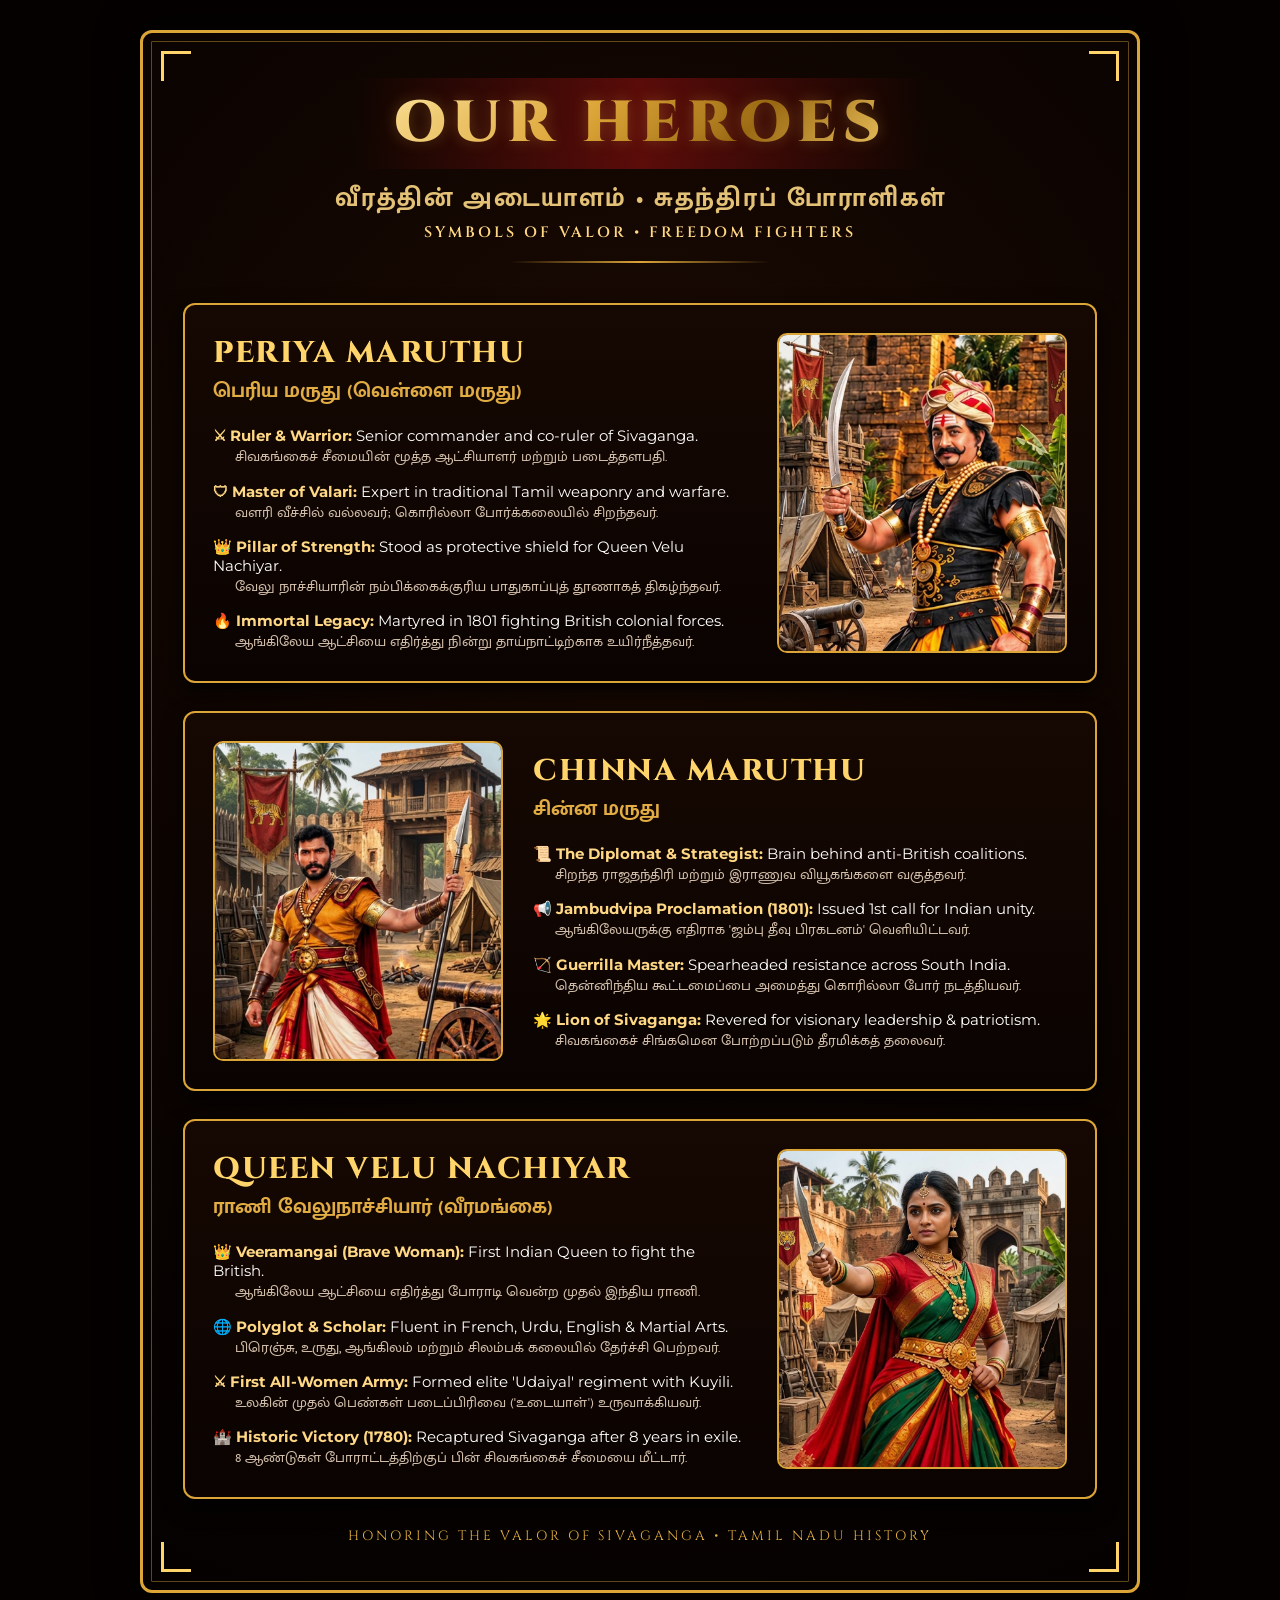
<file: reference/gemini_original.html>
<!DOCTYPE html>
<html lang="en">
<head>
  <meta charset="UTF-8">
  <meta name="viewport" content="width=device-width, initial-scale=1.0">
  <title>Our Heroes - Digital Playbook Poster</title>
  <style>
    @import url('https://fonts.googleapis.com/css2?family=Cinzel:wght@700;900&family=Montserrat:wght@400;600;700&family=Mukta+Malar:wght@600;700&display=swap');

    * {
      box-sizing: border-box;
      margin: 0;
      padding: 0;
    }

    body {
      background-color: #050100;
      display: flex;
      justify-content: center;
      align-items: center;
      min-height: 100vh;
      padding: 30px 20px;
      font-family: 'Montserrat', sans-serif;
      color: #ffffff;
    }

    /* Outer Poster Canvas */
    .poster-container {
      width: 1000px;
      background: radial-gradient(circle at 50% 30%, #1c0a02 0%, #0c0401 50%, #040100 100%);
      border: 3px solid #dca538;
      outline: 1px solid rgba(226, 176, 65, 0.4);
      outline-offset: -12px;
      padding: 45px 40px;
      border-radius: 12px;
      box-shadow: 0 0 40px rgba(0, 0, 0, 0.95);
      position: relative;
    }

    /* Ornate Corner Accents */
    .corner-accent {
      position: absolute;
      width: 30px;
      height: 30px;
      border: 3px solid #ffd56b;
    }
    .top-left { top: 18px; left: 18px; border-right: none; border-bottom: none; }
    .top-right { top: 18px; right: 18px; border-left: none; border-bottom: none; }
    .bottom-left { bottom: 18px; left: 18px; border-right: none; border-top: none; }
    .bottom-right { bottom: 18px; right: 18px; border-left: none; border-top: none; }

    /* Header Styling */
    .header {
      text-align: center;
      margin-bottom: 40px;
      position: relative;
    }

    .title-banner {
      display: inline-block;
      padding: 6px 40px;
      background: linear-gradient(90deg, rgba(84,7,7,0) 0%, rgba(163,18,18,0.5) 50%, rgba(84,7,7,0) 100%);
      margin-bottom: 8px;
    }

    .title-main {
      font-family: 'Cinzel', serif;
      font-weight: 900;
      font-size: 58px;
      letter-spacing: 7px;
      background: linear-gradient(135deg, #ffe8a3 0%, #dca538 40%, #91610e 70%, #f5ce6b 100%);
      -webkit-background-clip: text;
      -webkit-text-fill-color: transparent;
      text-shadow: 0 0 15px rgba(220, 165, 56, 0.3);
    }

    .title-sub-ta {
      font-family: 'Mukta Malar', sans-serif;
      font-size: 26px;
      color: #e3c176;
      letter-spacing: 2px;
      font-weight: 700;
    }

    .title-sub-en {
      font-family: 'Cinzel', serif;
      font-size: 15px;
      color: #ffd885;
      letter-spacing: 3px;
      font-weight: 600;
      margin-top: 2px;
    }

    .divider {
      width: 260px;
      height: 2px;
      background: linear-gradient(90deg, transparent, #dca538, transparent);
      margin: 18px auto 0 auto;
    }

    /* Hero Card Containers */
    .hero-card {
      background: linear-gradient(180deg, #160802 0%, #0a0301 100%);
      border: 2px solid #dca538;
      border-radius: 12px;
      padding: 28px;
      margin-bottom: 28px;
      display: flex;
      gap: 30px;
      align-items: center;
      box-shadow: 0 8px 20px rgba(0, 0, 0, 0.85);
    }

    .hero-card.reverse {
      flex-direction: row-reverse;
    }

    .hero-info {
      flex: 1;
    }

    .name-en {
      font-family: 'Cinzel', serif;
      font-size: 30px;
      font-weight: 800;
      color: #ffd56b;
      letter-spacing: 1.5px;
    }

    .name-ta {
      font-family: 'Mukta Malar', sans-serif;
      font-size: 21px;
      color: #e0ac43;
      margin-bottom: 18px;
      font-weight: 700;
    }

    /* Bullet Point Typography */
    .bullet-item {
      margin-bottom: 14px;
    }

    .bullet-item:last-child {
      margin-bottom: 0;
    }

    .bullet-title {
      font-size: 15px;
      font-weight: 700;
      color: #ffd885;
      margin-bottom: 2px;
    }

    .bullet-desc-ta {
      font-family: 'Mukta Malar', sans-serif;
      font-size: 14.5px;
      color: #d1beaa;
      padding-left: 22px;
      line-height: 1.4;
    }

    /* Cutout Portrait Box with Golden Radial Spotlight */
    .portrait-box {
      width: 290px;
      height: 320px;
      background: radial-gradient(circle at 50% 50%, #ffe8a3 0%, #dca538 35%, #6e3108 75%, #180a02 100%);
      border: 2px solid #dca538;
      border-radius: 10px;
      overflow: hidden;
      flex-shrink: 0;
      display: flex;
      justify-content: center;
      align-items: flex-end;
      box-shadow: inset 0 0 15px rgba(0, 0, 0, 0.7);
    }

    .portrait-box img {
      width: 100%;
      height: 100%;
      object-fit: cover;
      object-position: top center;
    }

    /* Footer Styling */
    .footer {
      text-align: center;
      font-family: 'Cinzel', serif;
      font-size: 13.5px;
      color: #e2b041;
      letter-spacing: 3px;
      margin-top: 15px;
    }
  </style>
</head>
<body>

  <div class="poster-container">
    <!-- Ornate Corners -->
    <div class="corner-accent top-left"></div>
    <div class="corner-accent top-right"></div>
    <div class="corner-accent bottom-left"></div>
    <div class="corner-accent bottom-right"></div>

    <!-- Header Section -->
    <div class="header">
      <div class="title-banner">
        <div class="title-main">OUR HEROES</div>
      </div>
      <div class="title-sub-ta">வீரத்தின் அடையாளம் • சுதந்திரப் போராளிகள்</div>
      <div class="title-sub-en">SYMBOLS OF VALOR • FREEDOM FIGHTERS</div>
      <div class="divider"></div>
    </div>

    <!-- SECTION 1: PERIYA MARUTHU -->
    <div class="hero-card">
      <div class="hero-info">
        <div class="name-en">PERIYA MARUTHU</div>
        <div class="name-ta">பெரிய மருது (வெள்ளை மருது)</div>

        <div class="bullet-item">
          <div class="bullet-title">⚔ Ruler &amp; Warrior: <span style="color:#fff; font-weight:400;">Senior commander and co-ruler of Sivaganga.</span></div>
          <div class="bullet-desc-ta">சிவகங்கைச் சீமையின் மூத்த ஆட்சியாளர் மற்றும் படைத்தளபதி.</div>
        </div>

        <div class="bullet-item">
          <div class="bullet-title">🛡 Master of Valari: <span style="color:#fff; font-weight:400;">Expert in traditional Tamil weaponry and warfare.</span></div>
          <div class="bullet-desc-ta">வளரி வீச்சில் வல்லவர்; கொரில்லா போர்க்கலையில் சிறந்தவர்.</div>
        </div>

        <div class="bullet-item">
          <div class="bullet-title">👑 Pillar of Strength: <span style="color:#fff; font-weight:400;">Stood as protective shield for Queen Velu Nachiyar.</span></div>
          <div class="bullet-desc-ta">வேலு நாச்சியாரின் நம்பிக்கைக்குரிய பாதுகாப்புத் தூணாகத் திகழ்ந்தவர்.</div>
        </div>

        <div class="bullet-item">
          <div class="bullet-title">🔥 Immortal Legacy: <span style="color:#fff; font-weight:400;">Martyred in 1801 fighting British colonial forces.</span></div>
          <div class="bullet-desc-ta">ஆங்கிலேய ஆட்சியை எதிர்த்து நின்று தாய்நாட்டிற்காக உயிர்நீத்தவர்.</div>
        </div>
      </div>

      <div class="portrait-box">
        <img src="../assets/images/periya_maruthu.jpeg" alt="Periya Maruthu">
      </div>
    </div>

    <!-- SECTION 2: CHINNA MARUTHU -->
    <div class="hero-card reverse">
      <div class="hero-info">
        <div class="name-en">CHINNA MARUTHU</div>
        <div class="name-ta">சின்ன மருது</div>

        <div class="bullet-item">
          <div class="bullet-title">📜 The Diplomat &amp; Strategist: <span style="color:#fff; font-weight:400;">Brain behind anti-British coalitions.</span></div>
          <div class="bullet-desc-ta">சிறந்த ராஜதந்திரி மற்றும் இராணுவ வியூகங்களை வகுத்தவர்.</div>
        </div>

        <div class="bullet-item">
          <div class="bullet-title">📢 Jambudvipa Proclamation (1801): <span style="color:#fff; font-weight:400;">Issued 1st call for Indian unity.</span></div>
          <div class="bullet-desc-ta">ஆங்கிலேயருக்கு எதிராக 'ஜம்பு தீவு பிரகடனம்' வெளியிட்டவர்.</div>
        </div>

        <div class="bullet-item">
          <div class="bullet-title">🏹 Guerrilla Master: <span style="color:#fff; font-weight:400;">Spearheaded resistance across South India.</span></div>
          <div class="bullet-desc-ta">தென்னிந்திய கூட்டமைப்பை அமைத்து கொரில்லா போர் நடத்தியவர்.</div>
        </div>

        <div class="bullet-item">
          <div class="bullet-title">🌟 Lion of Sivaganga: <span style="color:#fff; font-weight:400;">Revered for visionary leadership &amp; patriotism.</span></div>
          <div class="bullet-desc-ta">சிவகங்கைச் சிங்கமென போற்றப்படும் தீரமிக்கத் தலைவர்.</div>
        </div>
      </div>

      <div class="portrait-box">
        <img src="../assets/images/chinna_maruthu.jpeg" alt="Chinna Maruthu">
      </div>
    </div>

    <!-- SECTION 3: QUEEN VELU NACHIYAR -->
    <div class="hero-card">
      <div class="hero-info">
        <div class="name-en">QUEEN VELU NACHIYAR</div>
        <div class="name-ta">ராணி வேலுநாச்சியார் (வீரமங்கை)</div>

        <div class="bullet-item">
          <div class="bullet-title">👑 Veeramangai (Brave Woman): <span style="color:#fff; font-weight:400;">First Indian Queen to fight the British.</span></div>
          <div class="bullet-desc-ta">ஆங்கிலேய ஆட்சியை எதிர்த்து போராடி வென்ற முதல் இந்திய ராணி.</div>
        </div>

        <div class="bullet-item">
          <div class="bullet-title">🌐 Polyglot &amp; Scholar: <span style="color:#fff; font-weight:400;">Fluent in French, Urdu, English &amp; Martial Arts.</span></div>
          <div class="bullet-desc-ta">பிரெஞ்சு, உருது, ஆங்கிலம் மற்றும் சிலம்பக் கலையில் தேர்ச்சி பெற்றவர்.</div>
        </div>

        <div class="bullet-item">
          <div class="bullet-title">⚔ First All-Women Army: <span style="color:#fff; font-weight:400;">Formed elite 'Udaiyal' regiment with Kuyili.</span></div>
          <div class="bullet-desc-ta">உலகின் முதல் பெண்கள் படைப்பிரிவை ('உடையாள்') உருவாக்கியவர்.</div>
        </div>

        <div class="bullet-item">
          <div class="bullet-title">🏰 Historic Victory (1780): <span style="color:#fff; font-weight:400;">Recaptured Sivaganga after 8 years in exile.</span></div>
          <div class="bullet-desc-ta">8 ஆண்டுகள் போராட்டத்திற்குப் பின் சிவகங்கைச் சீமையை மீட்டார்.</div>
        </div>
      </div>

      <div class="portrait-box">
        <img src="../assets/images/velu_nachiyar.jpeg" alt="Queen Velu Nachiyar">
      </div>
    </div>

    <!-- Footer Banner -->
    <div class="footer">
      HONORING THE VALOR OF SIVAGANGA • TAMIL NADU HISTORY
    </div>
  </div>

</body>
</html>
</file>
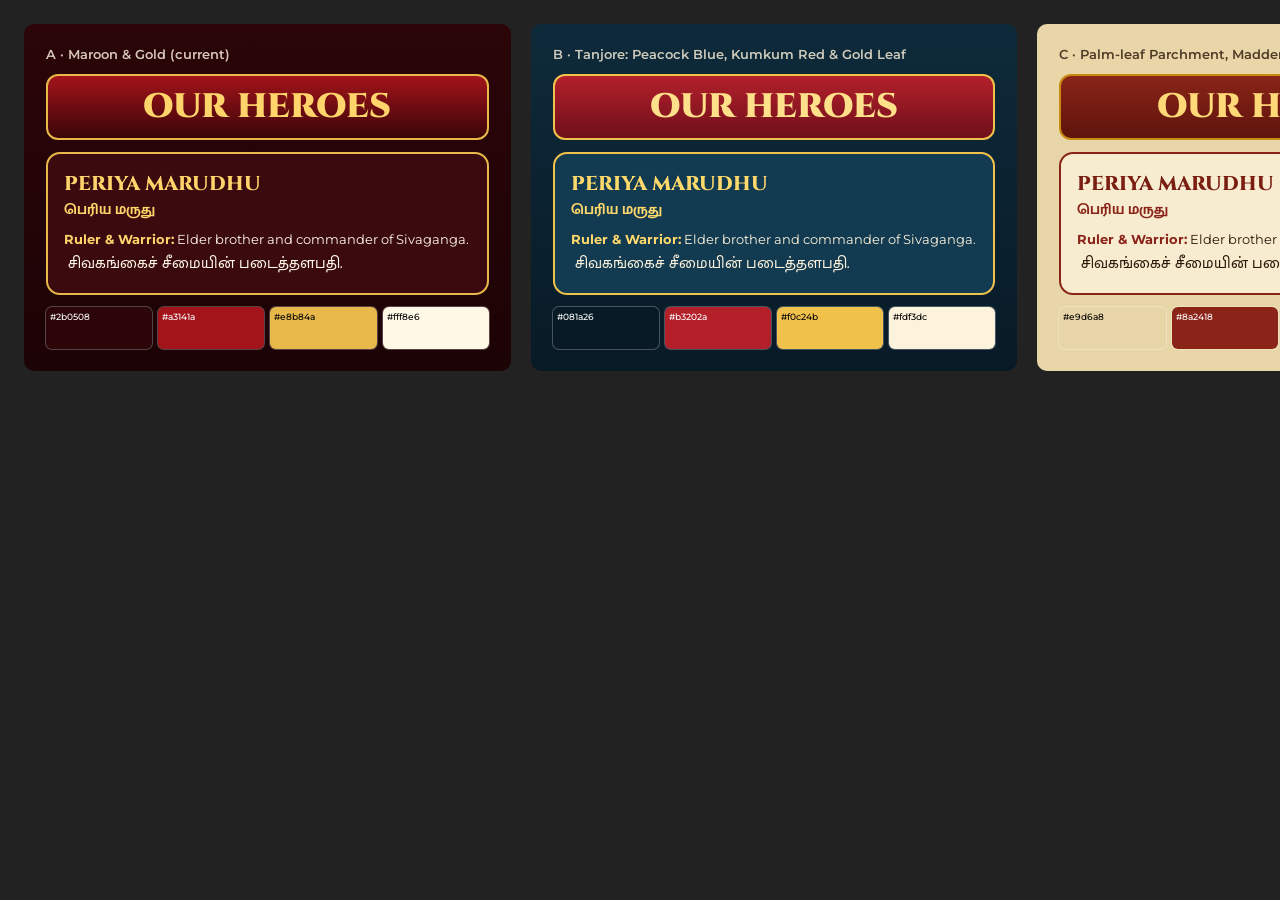
<file: reference/palette_options.html>
<!DOCTYPE html><html><head><meta charset="UTF-8">
<style>
@import url('https://fonts.googleapis.com/css2?family=Cinzel:wght@700;900&family=Montserrat:wght@500;700&family=Mukta+Malar:wght@600;700&display=swap');
body{margin:0;padding:24px;background:#222;font-family:Montserrat,sans-serif;display:flex;gap:20px;width:1500px}
.opt{width:470px;padding:22px;border-radius:10px;position:relative}
h4{margin:0 0 12px;font:600 13px Montserrat;opacity:.8}
.title{font:900 34px Cinzel;text-align:center;padding:8px;border-radius:12px;margin-bottom:12px}
.card{border-radius:14px;padding:16px;margin-bottom:10px}
.n{font:800 20px Cinzel}.t{font:700 15px 'Mukta Malar';margin-bottom:8px}
.b{font-size:13px;line-height:1.5}.b b{font-weight:700}.ta{font:16px 'Mukta Malar';padding-left:4px}
.sw{display:flex;gap:6px;margin-top:12px}.sw i{flex:1;height:34px;border-radius:6px;font:500 9px Montserrat;color:#fff;padding:4px;font-style:normal;box-shadow:0 0 0 1px rgba(255,255,255,.25)}
/* A current */
.A{background:linear-gradient(#2b0508,#1c0305);color:#fff8e6}.A .title{background:linear-gradient(#a3141a,#3a0508);border:2px solid #e8b84a;color:#ffd56b}
.A .card{background:#3b0a0e;border:2px solid #e8b84a}.A .n,.A .b b,.A .t{color:#ffd56b}
/* B Tanjore */
.B{background:linear-gradient(#0e2a3a,#081a26);color:#fdf3dc}.B .title{background:linear-gradient(#b3202a,#6e0f1a);border:2px solid #f0c24b;color:#ffe08a}
.B .card{background:#123a50;border:2px solid #f0c24b}.B .n,.B .b b,.B .t{color:#ffd96b}
/* C Parchment */
.C{background:#e9d6a8;color:#2b1608}.C .title{background:linear-gradient(#8a2418,#5e140c);border:2px solid #c98a12;color:#ffd978}
.C .card{background:#f7ecd0;border:2px solid #8a2418}.C .n{color:#7a1e12}.C .b b{color:#8a2418}.C .t{color:#8a2418}
</style></head><body>
<div class="opt A"><h4>A · Maroon &amp; Gold (current)</h4><div class="title">OUR HEROES</div>
<div class="card"><div class="n">PERIYA MARUDHU</div><div class="t">பெரிய மருது</div><div class="b"><b>Ruler &amp; Warrior:</b> Elder brother and commander of Sivaganga.</div><div class="ta">சிவகங்கைச் சீமையின் படைத்தளபதி.</div></div>
<div class="sw"><i style="background:#2b0508">#2b0508</i><i style="background:#a3141a">#a3141a</i><i style="background:#e8b84a;color:#000">#e8b84a</i><i style="background:#fff8e6;color:#000">#fff8e6</i></div></div>
<div class="opt B"><h4>B · Tanjore: Peacock Blue, Kumkum Red &amp; Gold Leaf</h4><div class="title">OUR HEROES</div>
<div class="card"><div class="n">PERIYA MARUDHU</div><div class="t">பெரிய மருது</div><div class="b"><b>Ruler &amp; Warrior:</b> Elder brother and commander of Sivaganga.</div><div class="ta">சிவகங்கைச் சீமையின் படைத்தளபதி.</div></div>
<div class="sw"><i style="background:#081a26">#081a26</i><i style="background:#b3202a">#b3202a</i><i style="background:#f0c24b;color:#000">#f0c24b</i><i style="background:#fdf3dc;color:#000">#fdf3dc</i></div></div>
<div class="opt C"><h4>C · Palm-leaf Parchment, Madder Red &amp; Turmeric</h4><div class="title">OUR HEROES</div>
<div class="card"><div class="n">PERIYA MARUDHU</div><div class="t">பெரிய மருது</div><div class="b"><b>Ruler &amp; Warrior:</b> Elder brother and commander of Sivaganga.</div><div class="ta">சிவகங்கைச் சீமையின் படைத்தளபதி.</div></div>
<div class="sw"><i style="background:#e9d6a8;color:#000">#e9d6a8</i><i style="background:#8a2418">#8a2418</i><i style="background:#c98a12">#c98a12</i><i style="background:#2b1608">#2b1608</i></div></div>
</body></html>
</file>
<file: assets/lang.css>
/* Language modes (set on <body> by assets/theme.js): lang-en, lang-ta, or lang-both (default).
   .l-en  English text, hidden in Tamil mode
   .l-ta  Tamil text, hidden in English mode
   .l-tl  Tamil replacement for English-only text, shown only in Tamil mode */
.l-tl { display: none; }
body.lang-en .l-ta { display: none !important; }
body.lang-ta .l-en { display: none !important; }
body.lang-ta .l-tl { display: inline !important; }
body.lang-en .l-tl { display: none !important; }
.icon.l-tl{display:none}
body.lang-ta .icon.l-tl{display:inline-flex !important}
body.lang-ta .bullet-desc-ta{font-size:13px}
body.lang-ta .lt-hide{display:none !important}

/* Language + theme controls (built by theme.js) */
.lang-sw{display:inline-flex;border:1.5px solid #e8b84a;border-radius:999px;overflow:hidden;margin-right:8px;vertical-align:middle}
.lang-sw label{cursor:pointer;font-size:13px;font-weight:700;padding:6px 11px;color:#ffd56b;line-height:1}
.lang-sw input{position:absolute;opacity:0;pointer-events:none}
.lang-sw label:has(input:checked){background:#e8b84a;color:#2a0507}
.lang-sw label:has(input:focus-visible){outline:3px solid #ffd56b;outline-offset:-3px}
.parchment .lang-sw{border-color:#8a2418}
.parchment .lang-sw label{color:#8a2418}
.parchment .lang-sw label:has(input:checked){background:#8a2418;color:#fff3d6}
.theme-btn{width:34px;height:34px;border-radius:50%;border:1.5px solid #e8b84a;background:rgba(22,4,5,.88);font-size:16px;line-height:1;cursor:pointer}
.parchment .theme-btn{background:rgba(248,238,211,.95);border-color:#8a2418}
.topbar{display:flex;align-items:center;justify-content:flex-end;gap:0}
.topbar.floating{position:fixed;top:8px;right:10px;z-index:50}
@media print{.topbar{display:none !important}}
@media screen and (max-width:820px){
  body:has(.topbar.floating){padding-top:54px !important}
  .topbar.floating{position:absolute}
}

.home-btn{display:inline-flex;align-items:center;gap:5px;margin-right:8px;padding:0 13px;height:34px;border:1.5px solid #e8b84a;border-radius:999px;background:rgba(22,4,5,.88);color:#ffd56b;font-size:13px;font-weight:700;text-decoration:none;white-space:nowrap}
.home-btn:hover{background:#e8b84a;color:#2a0507}
.parchment .home-btn{background:rgba(248,238,211,.95);border-color:#8a2418;color:#8a2418}
.parchment .home-btn:hover{background:#8a2418;color:#fff3d6}
@media (max-width:420px){.home-btn{padding:0 10px}}

/* QR is for printed/PDF copies; hide it on the live site */
@media screen{.qrbar{display:none !important}}
</file>
<file: assets/mobile.css>
/* Phone layout: the A4 sheets become a single scrolling column. Print/PDF is unaffected (screen-only). */
html { -webkit-text-size-adjust: 100%; }
body { padding: 0 !important; display: block !important; }
.poster-container { width: 100% !important; height: auto !important; min-height: 0 !important; overflow: visible !important; padding: 22px 16px 20px !important; margin-bottom: 14px; box-shadow: none !important; }
.poster-container::before { inset: 6px !important; }
.poster-container::after { inset: 10px !important; }
.title-main { font-size: clamp(20px, 7.5vw, 30px) !important; letter-spacing: 0.1em !important; }
.title-banner { padding: 5px 18px !important; max-width: 100%; }
.title-sub-ta { font-size: clamp(14px, 4.4vw, 16px) !important; }
.title-sub-ta { font-size: 16px !important; }
.title-sub-en, .part { font-size: 10px !important; letter-spacing: 1.5px !important; }

/* poster.html hero cards */
.hero-card, .hero-card.reverse { flex-direction: column-reverse !important; align-items: stretch !important; flex: none !important; padding: 12px !important; margin-bottom: 14px !important; }
.portrait-box { width: 100% !important; max-width: 280px; height: 300px !important; max-height: none !important; align-self: center; }
.bullet-title { font-size: 15px !important; } .bullet-desc-ta { font-size: 14px !important; }
.name-en { font-size: 21px !important; } .name-ta { font-size: 16px !important; }

/* story / plot2 */
.trio { flex-direction: column !important; gap: 10px !important; margin-bottom: 12px !important; }
.trio .pic { width: 96px !important; height: 120px !important; }
.trio .nm { font-size: 15px !important; } .trio .nt { font-size: 14px !important; }
.trio .rl, .p1 .trio .rl { font-size: 14px !important; } .trio .rt, .p1 .trio .rt { font-size: 13.5px !important; }
.col { gap: 12px !important; flex: none !important; }
.card.chapter, .p1 .card.chapter { align-items: flex-start !important; flex: none !important; padding: 12px !important; }
.ch-title, .p1 .ch-title { font-size: 17px !important; }
.ch-en, .p1 .ch-en { font-size: 15px !important; line-height: 1.5 !important; }
.ch-ta, .p1 .ch-ta { font-size: 14.5px !important; line-height: 1.5 !important; margin-top: 4px; }
.play, .p1 .play { font-size: 12.5px !important; }
.row2 { flex-direction: column !important; gap: 14px !important; flex: none !important; }
.row2 .mapcard, .mapcard { flex: none !important; }
.mapcard .mainmap { width: 100% !important; height: auto !important; flex: none !important; }
.mapcard .inset { width: 100% !important; height: auto !important; flex: none !important; }
.legend { font-size: 12px !important; gap: 4px 12px !important; } .note { font-size: 11px !important; }
.mlabel { font-size: 9.5px; }
.timeline { margin-top: 14px !important; }
.tl { flex-direction: column !important; gap: 14px; padding-left: 8px; }
.tl::before { left: 22px !important; right: auto !important; top: 6px !important; bottom: 6px; width: 3px; height: auto !important; }
.tl-node { width: 100% !important; display: grid; grid-template-columns: 40px 1fr; column-gap: 12px; text-align: left !important; align-items: center; }
.tl-node .av { grid-row: 1 / span 3; margin: 0 !important; width: 36px !important; height: 36px !important; }
.tl-node .y { font-size: 15px !important; } .tl-node .e { font-size: 14px !important; } .tl-node .t { font-size: 13px !important; }
.closing .c-en { font-size: 14px !important; } .closing .c-ta { font-size: 13px !important; }
.footer { font-size: 10px !important; letter-spacing: 1.5px !important; }
.qrbar { display: none !important; }
</file>
